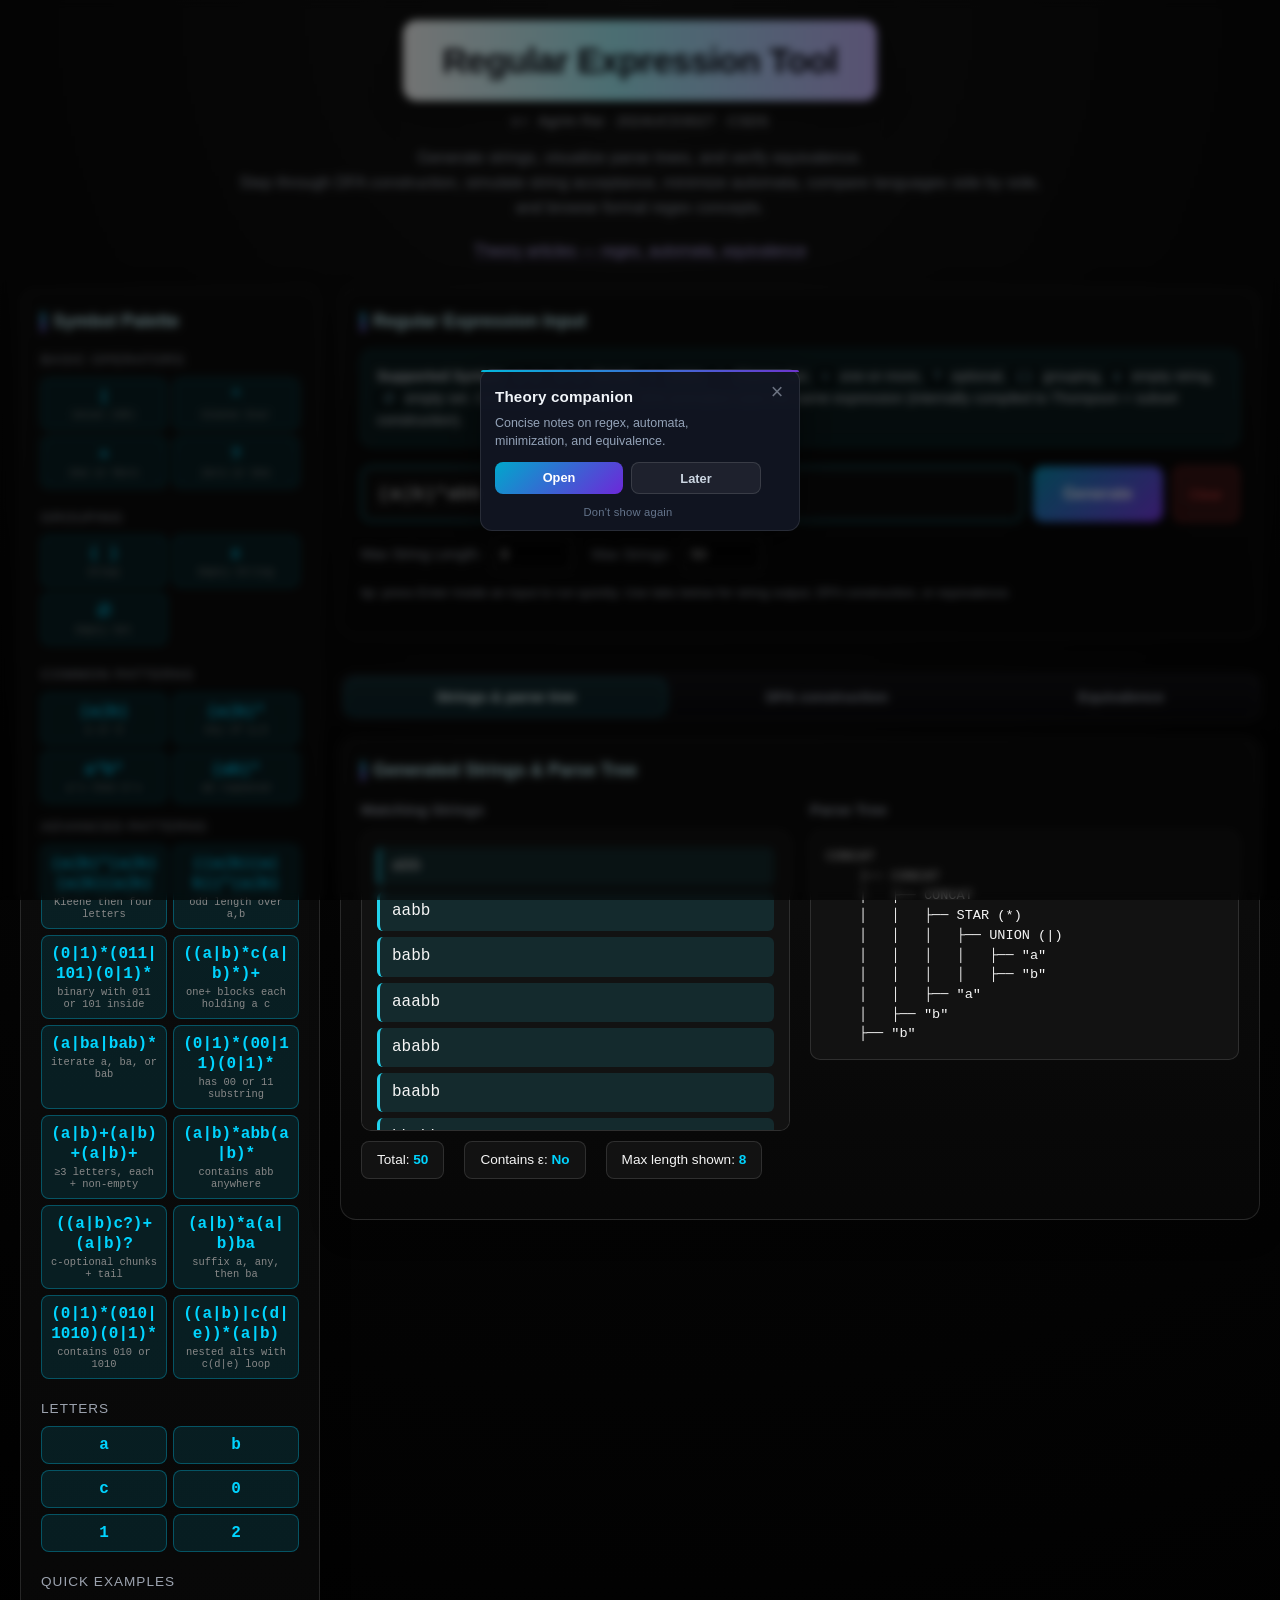
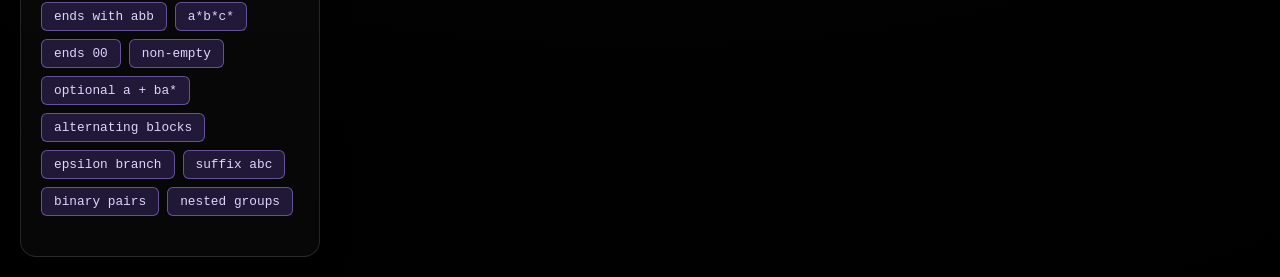
<file: index.html>
<!DOCTYPE html>

<html lang="en">

<head>

    <meta charset="UTF-8">

    <meta name="viewport" content="width=device-width, initial-scale=1.0, viewport-fit=cover">

    <title>Regular Expression - Agrim Rai</title>

    <link rel="icon" type="image/jpeg" href="png.jpg">

    <link rel="stylesheet" href="styles.css">

</head>

<body>

    <div class="container">

        <header class="hero">
            <h1>Regular Expression Tool</h1>
            <p class="hero-author"><span class="hero-by">By</span> Agrim Rai · 2024UCD3027 · CSDS</p>
            <p class="subtitle">Generate strings, visualize parse trees, and verify equivalence.<br>Step through DFA construction, simulate string acceptance, minimize automata, compare languages side by side, and browse formal regex concepts.</p>
            <p class="theory-hero-link"><a href="theory.html">Theory articles — regex, automata, equivalence</a></p>
        </header>

        <div class="main-grid">

            <div class="panel">

                <div class="panel-title">Symbol Palette</div>

                <div class="palette-section">

                    <div class="palette-section-title">Basic Operators</div>

                    <div class="palette-grid">

                        <button type="button" class="palette-btn" onclick="insertSymbol('|')">

                            <span class="symbol">|</span>

                            <span class="desc">Union (OR)</span>

                        </button>

                        <button type="button" class="palette-btn" onclick="insertSymbol('*')">

                            <span class="symbol">*</span>

                            <span class="desc">Kleene Star</span>

                        </button>

                        <button type="button" class="palette-btn" onclick="insertSymbol('+')">

                            <span class="symbol">+</span>

                            <span class="desc">One or More</span>

                        </button>

                        <button type="button" class="palette-btn" onclick="insertSymbol('?')">

                            <span class="symbol">?</span>

                            <span class="desc">Zero or One</span>

                        </button>

                    </div>

                </div>

                <div class="palette-section">

                    <div class="palette-section-title">Grouping</div>

                    <div class="palette-grid">

                        <button type="button" class="palette-btn" onclick="insertSymbol('()')">

                            <span class="symbol">( )</span>

                            <span class="desc">Group</span>

                        </button>

                        <button type="button" class="palette-btn" onclick="insertSymbol('ε')">

                            <span class="symbol">ε</span>

                            <span class="desc">Empty String</span>

                        </button>

                        <button type="button" class="palette-btn" onclick="insertSymbol('∅')">

                            <span class="symbol">∅</span>

                            <span class="desc">Empty Set</span>

                        </button>

                    </div>

                </div>

                <div class="palette-section">

                    <div class="palette-section-title">Common Patterns</div>

                    <div class="palette-grid">

                        <button type="button" class="palette-btn" onclick="insertSymbol('(a|b)')">

                            <span class="symbol">(a|b)</span>

                            <span class="desc">a or b</span>

                        </button>

                        <button type="button" class="palette-btn" onclick="insertSymbol('(a|b)*')">

                            <span class="symbol">(a|b)*</span>

                            <span class="desc">Any of a,b</span>

                        </button>

                        <button type="button" class="palette-btn" onclick="insertSymbol('a*b*')">

                            <span class="symbol">a*b*</span>

                            <span class="desc">a's then b's</span>

                        </button>

                        <button type="button" class="palette-btn" onclick="insertSymbol('(ab)*')">

                            <span class="symbol">(ab)*</span>

                            <span class="desc">ab repeated</span>

                        </button>

                    </div>

                    <div class="palette-section-title palette-section-title--spaced">Advanced patterns</div>

                    <div class="palette-grid">

                        <button type="button" class="palette-btn" onclick="insertSymbol('(a|b)*(a|b)(a|b)(a|b)')">

                            <span class="symbol">(a|b)*(a|b)(a|b)(a|b)</span>

                            <span class="desc">Kleene then four letters</span>

                        </button>

                        <button type="button" class="palette-btn" onclick="insertSymbol('((a|b)(a|b))*(a|b)')">

                            <span class="symbol">((a|b)(a|b))*(a|b)</span>

                            <span class="desc">odd length over a,b</span>

                        </button>

                        <button type="button" class="palette-btn" onclick="insertSymbol('(0|1)*(011|101)(0|1)*')">

                            <span class="symbol">(0|1)*(011|101)(0|1)*</span>

                            <span class="desc">binary with 011 or 101 inside</span>

                        </button>

                        <button type="button" class="palette-btn" onclick="insertSymbol('((a|b)*c(a|b)*)+')">

                            <span class="symbol">((a|b)*c(a|b)*)+</span>

                            <span class="desc">one+ blocks each holding a c</span>

                        </button>

                        <button type="button" class="palette-btn" onclick="insertSymbol('(a|ba|bab)*')">

                            <span class="symbol">(a|ba|bab)*</span>

                            <span class="desc">iterate a, ba, or bab</span>

                        </button>

                        <button type="button" class="palette-btn" onclick="insertSymbol('(0|1)*(00|11)(0|1)*')">

                            <span class="symbol">(0|1)*(00|11)(0|1)*</span>

                            <span class="desc">has 00 or 11 substring</span>

                        </button>

                        <button type="button" class="palette-btn" onclick="insertSymbol('(a|b)+(a|b)+(a|b)+')">

                            <span class="symbol">(a|b)+(a|b)+(a|b)+</span>

                            <span class="desc">≥3 letters, each + non-empty</span>

                        </button>

                        <button type="button" class="palette-btn" onclick="insertSymbol('(a|b)*abb(a|b)*')">

                            <span class="symbol">(a|b)*abb(a|b)*</span>

                            <span class="desc">contains abb anywhere</span>

                        </button>

                        <button type="button" class="palette-btn" onclick="insertSymbol('((a|b)c?)+(a|b)?')">

                            <span class="symbol">((a|b)c?)+(a|b)?</span>

                            <span class="desc">c-optional chunks + tail</span>

                        </button>

                        <button type="button" class="palette-btn" onclick="insertSymbol('(a|b)*a(a|b)ba')">

                            <span class="symbol">(a|b)*a(a|b)ba</span>

                            <span class="desc">suffix a, any, then ba</span>

                        </button>

                        <button type="button" class="palette-btn" onclick="insertSymbol('(0|1)*(010|1010)(0|1)*')">

                            <span class="symbol">(0|1)*(010|1010)(0|1)*</span>

                            <span class="desc">contains 010 or 1010</span>

                        </button>

                        <button type="button" class="palette-btn" onclick="insertSymbol('((a|b)|c(d|e))*(a|b)')">

                            <span class="symbol">((a|b)|c(d|e))*(a|b)</span>

                            <span class="desc">nested alts with c(d|e) loop</span>

                        </button>

                    </div>

                </div>

                <div class="palette-section">

                    <div class="palette-section-title">Letters</div>

                    <div class="palette-grid">

                        <button type="button" class="palette-btn" onclick="insertSymbol('a')"><span class="symbol">a</span></button>

                        <button type="button" class="palette-btn" onclick="insertSymbol('b')"><span class="symbol">b</span></button>

                        <button type="button" class="palette-btn" onclick="insertSymbol('c')"><span class="symbol">c</span></button>

                        <button type="button" class="palette-btn" onclick="insertSymbol('0')"><span class="symbol">0</span></button>

                        <button type="button" class="palette-btn" onclick="insertSymbol('1')"><span class="symbol">1</span></button>

                        <button type="button" class="palette-btn" onclick="insertSymbol('2')"><span class="symbol">2</span></button>

                    </div>

                </div>

                <div class="palette-section">

                    <div class="palette-section-title">Quick Examples</div>

                    <div class="example-btns">

                        <button type="button" class="example-btn" onclick="loadExample('(a|b)*abb')">ends with abb</button>

                        <button type="button" class="example-btn" onclick="loadExample('a*b*c*')">a*b*c*</button>

                        <button type="button" class="example-btn" onclick="loadExample('(0|1)*00')">ends 00</button>

                        <button type="button" class="example-btn" onclick="loadExample('(a|b)(a|b)*')">non-empty</button>

                        <button type="button" class="example-btn" onclick="loadExample('a?(ba)*')">optional a + ba*</button>

                        <button type="button" class="example-btn" onclick="loadExample('(ab|ba)+')">alternating blocks</button>

                        <button type="button" class="example-btn" onclick="loadExample('(a|ε)b*')">epsilon branch</button>

                        <button type="button" class="example-btn" onclick="loadExample('(a|b|c)*abc')">suffix abc</button>

                        <button type="button" class="example-btn" onclick="loadExample('(01|10)*')">binary pairs</button>

                        <button type="button" class="example-btn" onclick="loadExample('((a|b)c?)+')">nested groups</button>

                    </div>

                </div>

            </div>

            <div class="main-stack">

                <div class="panel section-panel">

                    <div class="panel-title">Regular Expression Input</div>

                    <div class="info-box">

                        <strong>Supported Syntax:</strong>

                        <code>a-z</code> <code>0-9</code> literals,

                        <code>|</code> union,

                        <code>*</code> Kleene star,

                        <code>+</code> one-or-more,

                        <code>?</code> optional,

                        <code>()</code> grouping,

                        <code>ε</code> empty string,

                        <code>∅</code> empty set.

                        Concatenation is implicit. DFA animation uses the same expression (internally compiled to Thompson + subset construction).

                    </div>

                    <div class="regex-input-wrapper">

                        <input type="text" id="regexInput" class="regex-input" placeholder="Enter regex, e.g., (a|b)*abb" value="(a|b)*abb">

                        <button type="button" class="generate-btn" onclick="generateStrings()">Generate</button>

                        <button type="button" class="clear-btn" onclick="clearInput()">Clear</button>

                    </div>

                    <div class="settings-row">

                        <div class="setting-group">

                            <label for="maxLength">Max String Length:</label>

                            <input type="number" id="maxLength" value="8" min="0" max="15">

                        </div>

                        <div class="setting-group">

                            <label for="maxStrings">Max Strings:</label>

                            <input type="number" id="maxStrings" value="50" min="1" max="200">

                        </div>

                    </div>

                    <div class="hint-row">tip: press Enter inside an input to run quickly. Use tabs below for string output, DFA construction, or equivalence.</div>

                    <div id="errorDisplay"></div>

                </div>



                <nav class="app-tabs" role="tablist" aria-label="Toolkit sections">

                    <button type="button" class="app-tab active" role="tab" data-tab="generate" aria-selected="true">Strings &amp; parse tree</button>

                    <button type="button" class="app-tab" role="tab" data-tab="dfa" aria-selected="false">DFA construction</button>

                    <button type="button" class="app-tab" role="tab" data-tab="equiv" aria-selected="false">Equivalence</button>

                </nav>



                <div id="tab-pane-generate" class="tab-panel active" role="tabpanel">

                    <div class="panel section-panel">

                        <div class="panel-title">Generated Strings &amp; Parse Tree</div>

                        <div class="results-grid">

                            <div>

                                <h4 class="section-label">Matching Strings</h4>

                                <div id="stringsList" class="strings-list">

                                    <div class="placeholder-block">Click &quot;Generate&quot; to see matching strings</div>

                                </div>

                                <div id="statsDisplay" class="stats"></div>

                            </div>

                            <div>

                                <h4 class="section-label">Parse Tree</h4>

                                <div id="parseTree" class="parse-tree">

                                    <span class="placeholder-inline">Parse tree will appear here</span>

                                </div>

                            </div>

                        </div>

                    </div>

                </div>



                <div id="tab-pane-dfa" class="tab-panel" role="tabpanel">

                    <div class="panel section-panel">

                        <div class="panel-title">Step-by-step DFA (subset construction)</div>

                        <p class="equiv-helper-text">Build from the main regex above. Control playback speed, step manually, or minimize the DFA when construction finishes.</p>

                        <div class="viz-toolbar">

                            <button type="button" id="dfaBuildBtn" class="generate-btn">Build &amp; animate</button>

                            <button type="button" id="dfaMinimizeBtn" class="check-equiv-btn" style="display:none;">Minimize DFA</button>

                            <span class="viz-toolbar-label">Speed</span>

                            <input type="range" id="dfaSpeedSlider" min="100" max="2000" value="900" title="Animation interval">

                            <button type="button" id="dfaStepPrev" class="icon-btn" disabled aria-label="Previous step">⏮</button>

                            <button type="button" id="dfaPlayPause" class="icon-btn primary-icon-btn" aria-label="Play or pause">▶</button>

                            <button type="button" id="dfaStepNext" class="icon-btn" disabled aria-label="Next step">⏭</button>

                        </div>

                        <div id="dfaVizError" class="dfa-viz-error" style="display:none;"></div>

                        <div class="canvas-wrap">

                            <canvas id="dfaCanvas" width="780" height="360"></canvas>

                        </div>

                        <div id="dfaStepDescription" class="step-info">Build a DFA to see construction steps.</div>

                        <div id="dfaStepLogPanel" class="dfa-step-log-panel" style="display:none;">
                            <button type="button" id="dfaLogToggle" class="dfa-log-toggle" aria-expanded="false">
                                <span id="dfaLogToggleText">Expand construction log</span>
                                <span id="dfaLogCount" class="dfa-log-count"></span>
                            </button>
                            <div id="dfaLogCollapsedSummary" class="dfa-log-collapsed-summary" aria-live="polite"></div>
                            <div id="dfaStepLogExpanded" class="dfa-step-log-expanded" hidden>
                                <ol id="dfaStepLogList" class="dfa-step-log-list" start="1"></ol>
                            </div>
                        </div>

                    </div>

                </div>



                <div id="tab-pane-equiv" class="tab-panel" role="tabpanel">

                    <div class="panel equivalence-section">

                        <div class="panel-title">Equivalence Checker</div>

                        <p class="equiv-helper-text">

                            Compare two regexes using minimized DFAs (exact same language). Final graphs are shown side by side. A bounded string sample (from max length above) is listed as a quick sanity check.

                        </p>

                        <div class="equiv-inputs">

                            <input type="text" id="equivInput1" class="equiv-input" placeholder="(a|b)*(a|b)*abb" value="(a|b)*(a|b)*abb">

                            <span class="vs-badge">≡?</span>

                            <input type="text" id="equivInput2" class="equiv-input" placeholder="(a|b)*abb" value="(a|b)*abb">

                        </div>

                        <div class="center-row">

                            <button type="button" class="check-equiv-btn" onclick="checkEquivalence()">Check equivalence</button>

                        </div>

                        <div id="equivResult"></div>

                        <div id="equivDualWrap" class="equiv-dual-wrap" style="display:none;">

                            <div class="equiv-canvas-card">

                                <h3 class="equiv-canvas-title">DFA — first regex</h3>

                                <div class="canvas-wrap canvas-wrap--sm">

                                    <canvas id="equivCanvas1" width="360" height="280"></canvas>

                                </div>

                            </div>

                            <div class="equiv-canvas-card">

                                <h3 class="equiv-canvas-title">DFA — second regex</h3>

                                <div class="canvas-wrap canvas-wrap--sm">

                                    <canvas id="equivCanvas2" width="360" height="280"></canvas>

                                </div>

                            </div>

                        </div>

                    </div>

                </div>

            </div>

        </div>

        <div id="theoryPromoModal" class="theory-promo-overlay" role="dialog" aria-modal="true" aria-labelledby="theoryPromoHeading" hidden>

            <div class="theory-promo-card">

                <button type="button" class="theory-promo-close" id="theoryPromoClose" aria-label="Close">×</button>

                <h2 id="theoryPromoHeading">Theory companion</h2>

                <p class="theory-promo-line">Concise notes on regex, automata, minimization, and equivalence.</p>

                <div class="theory-promo-actions">

                    <a class="theory-promo-primary" href="theory.html" id="theoryPromoOpen">Open</a>

                    <button type="button" class="theory-promo-secondary" id="theoryPromoLater">Later</button>

                </div>

                <button type="button" class="theory-promo-quiet" id="theoryPromoNever">Don&apos;t show again</button>

            </div>

        </div>

    </div>

    <script src="TAFL_Project/regex.js"></script>

    <script src="TAFL_Project/visualizer.js"></script>

    <script src="script.js"></script>

</body>

</html>
</file>
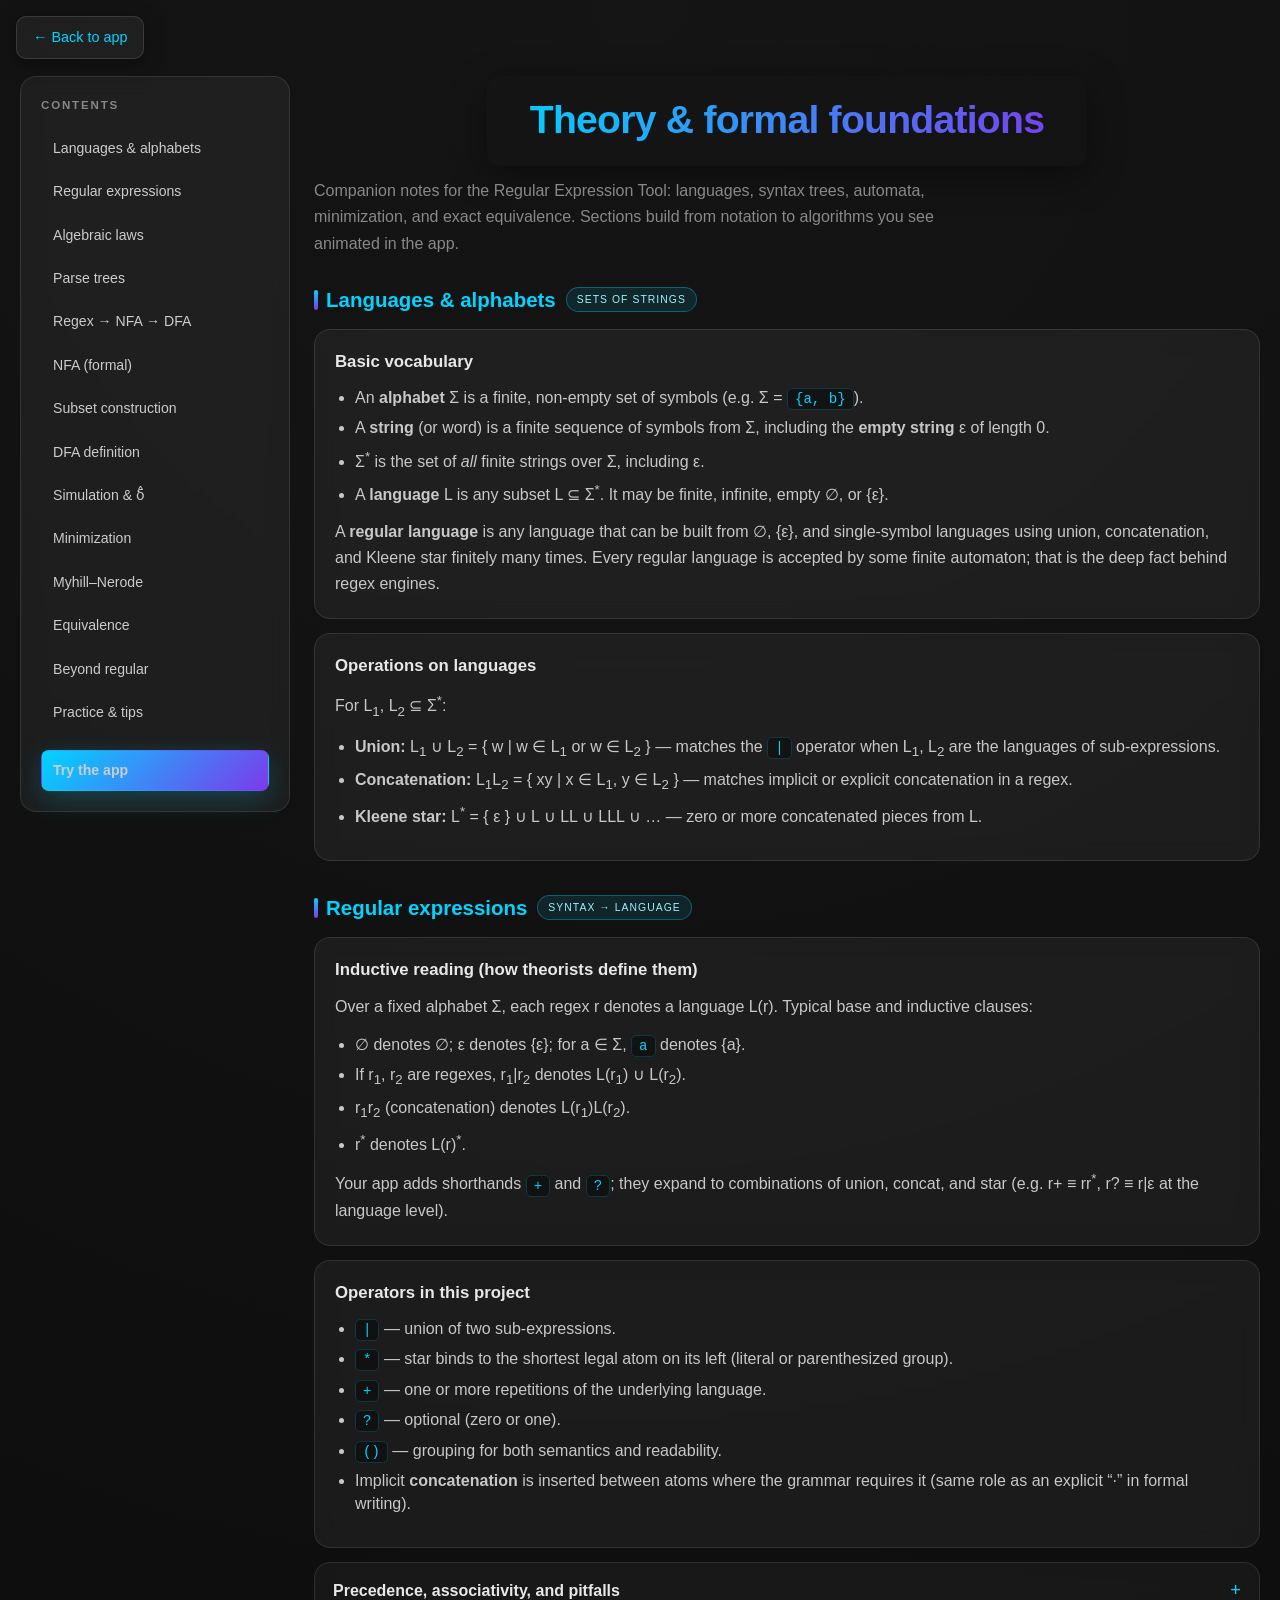
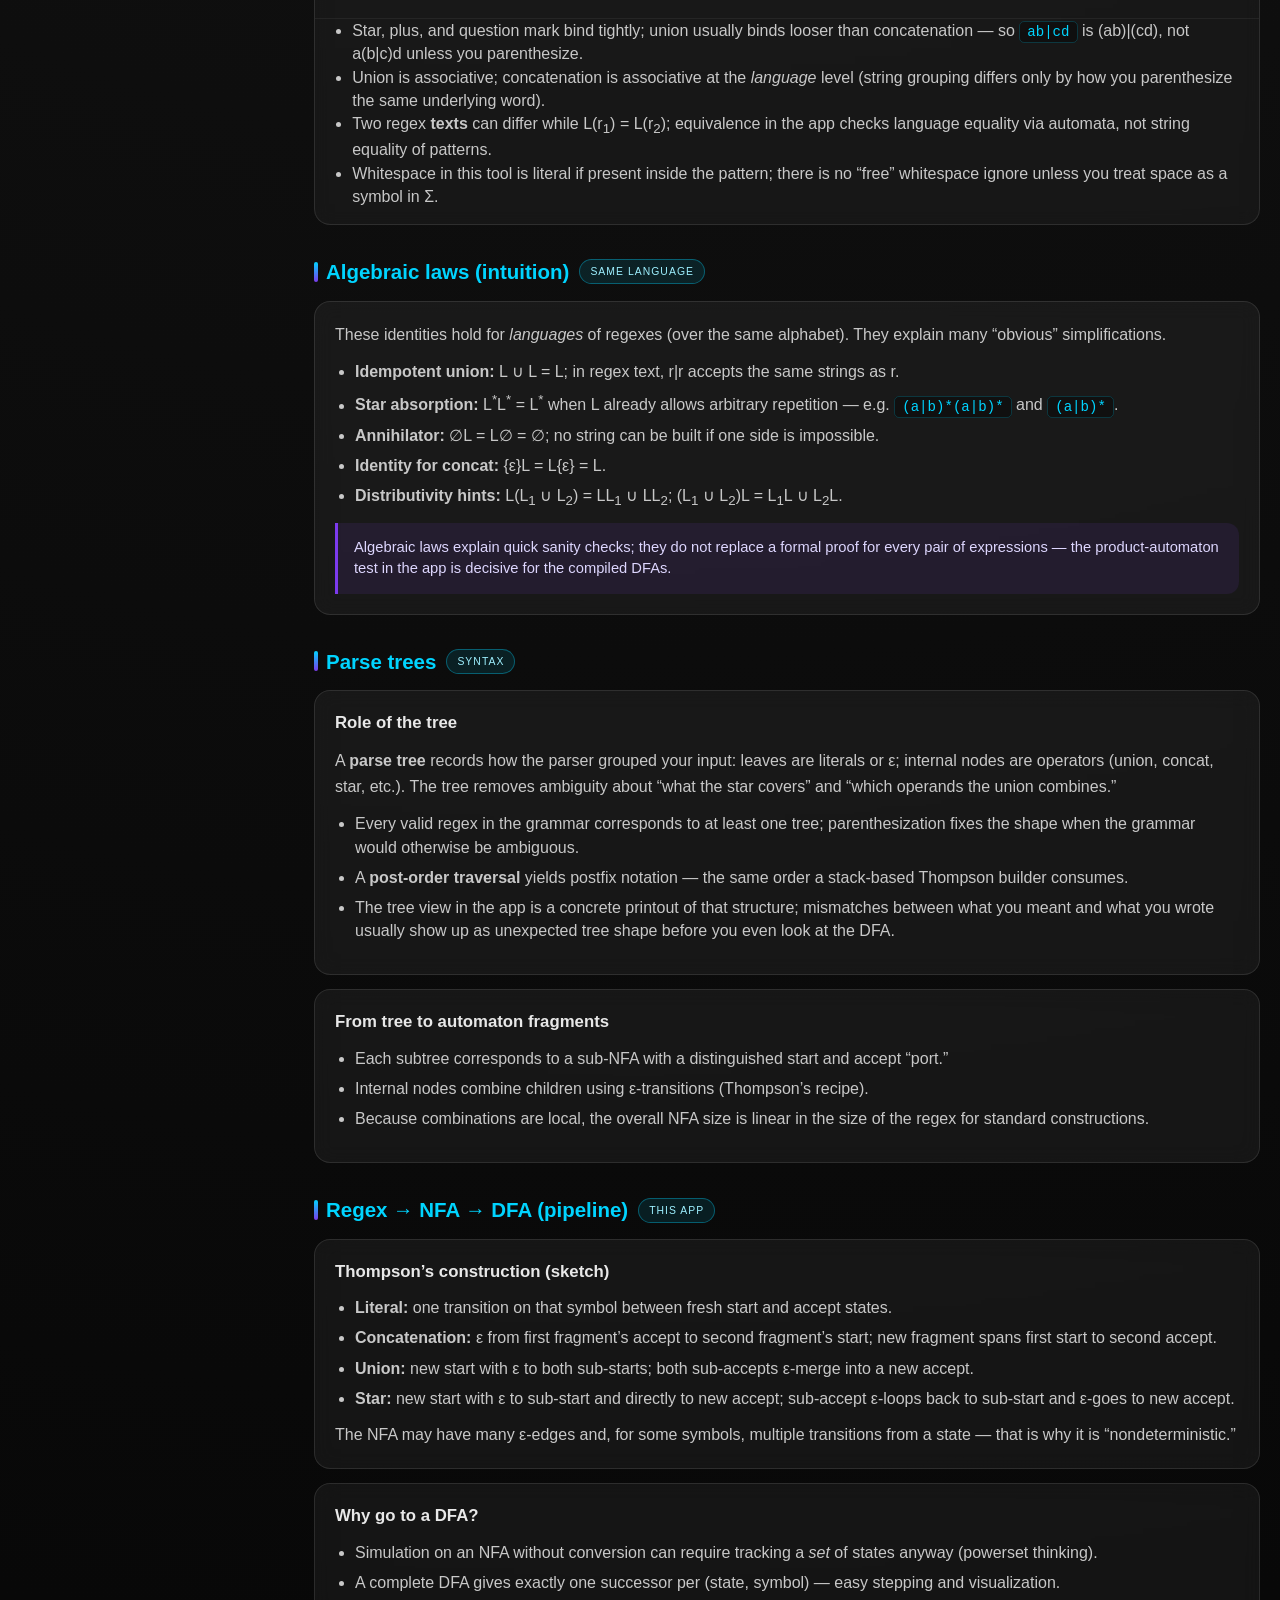
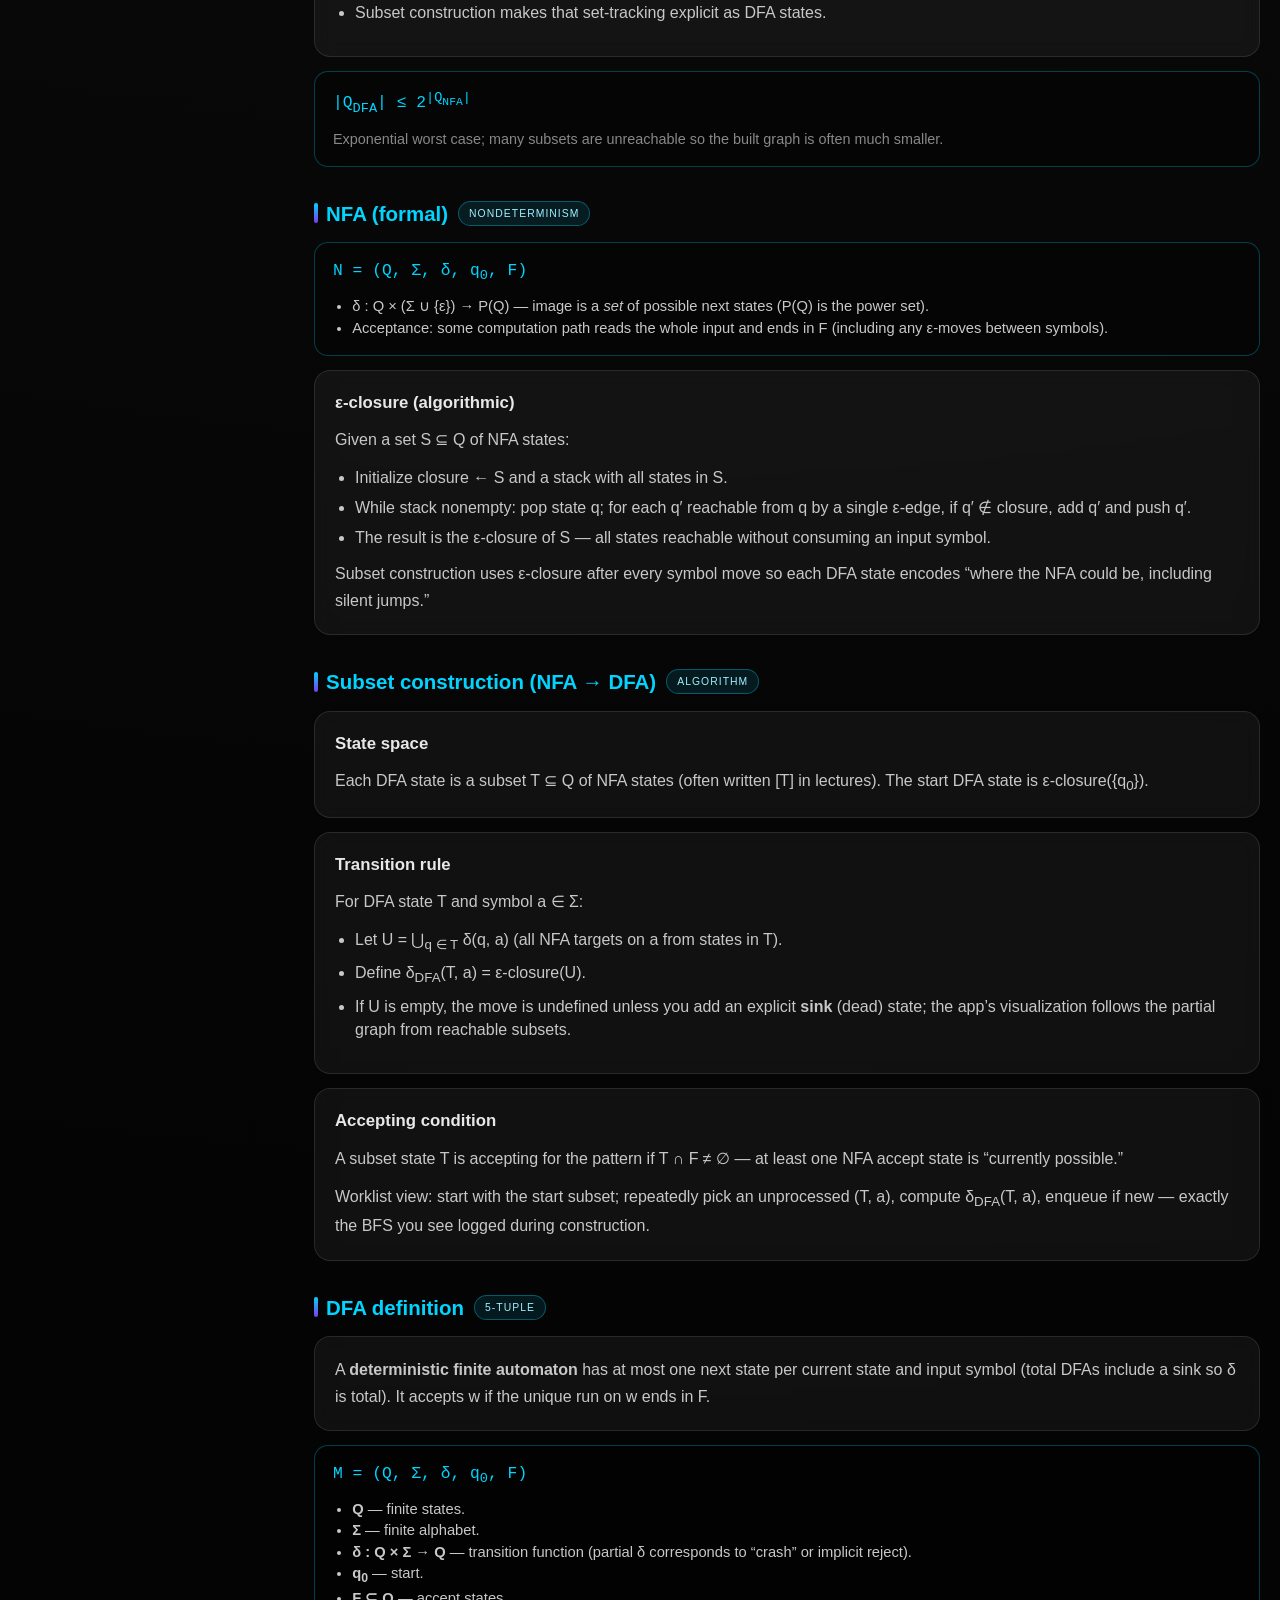
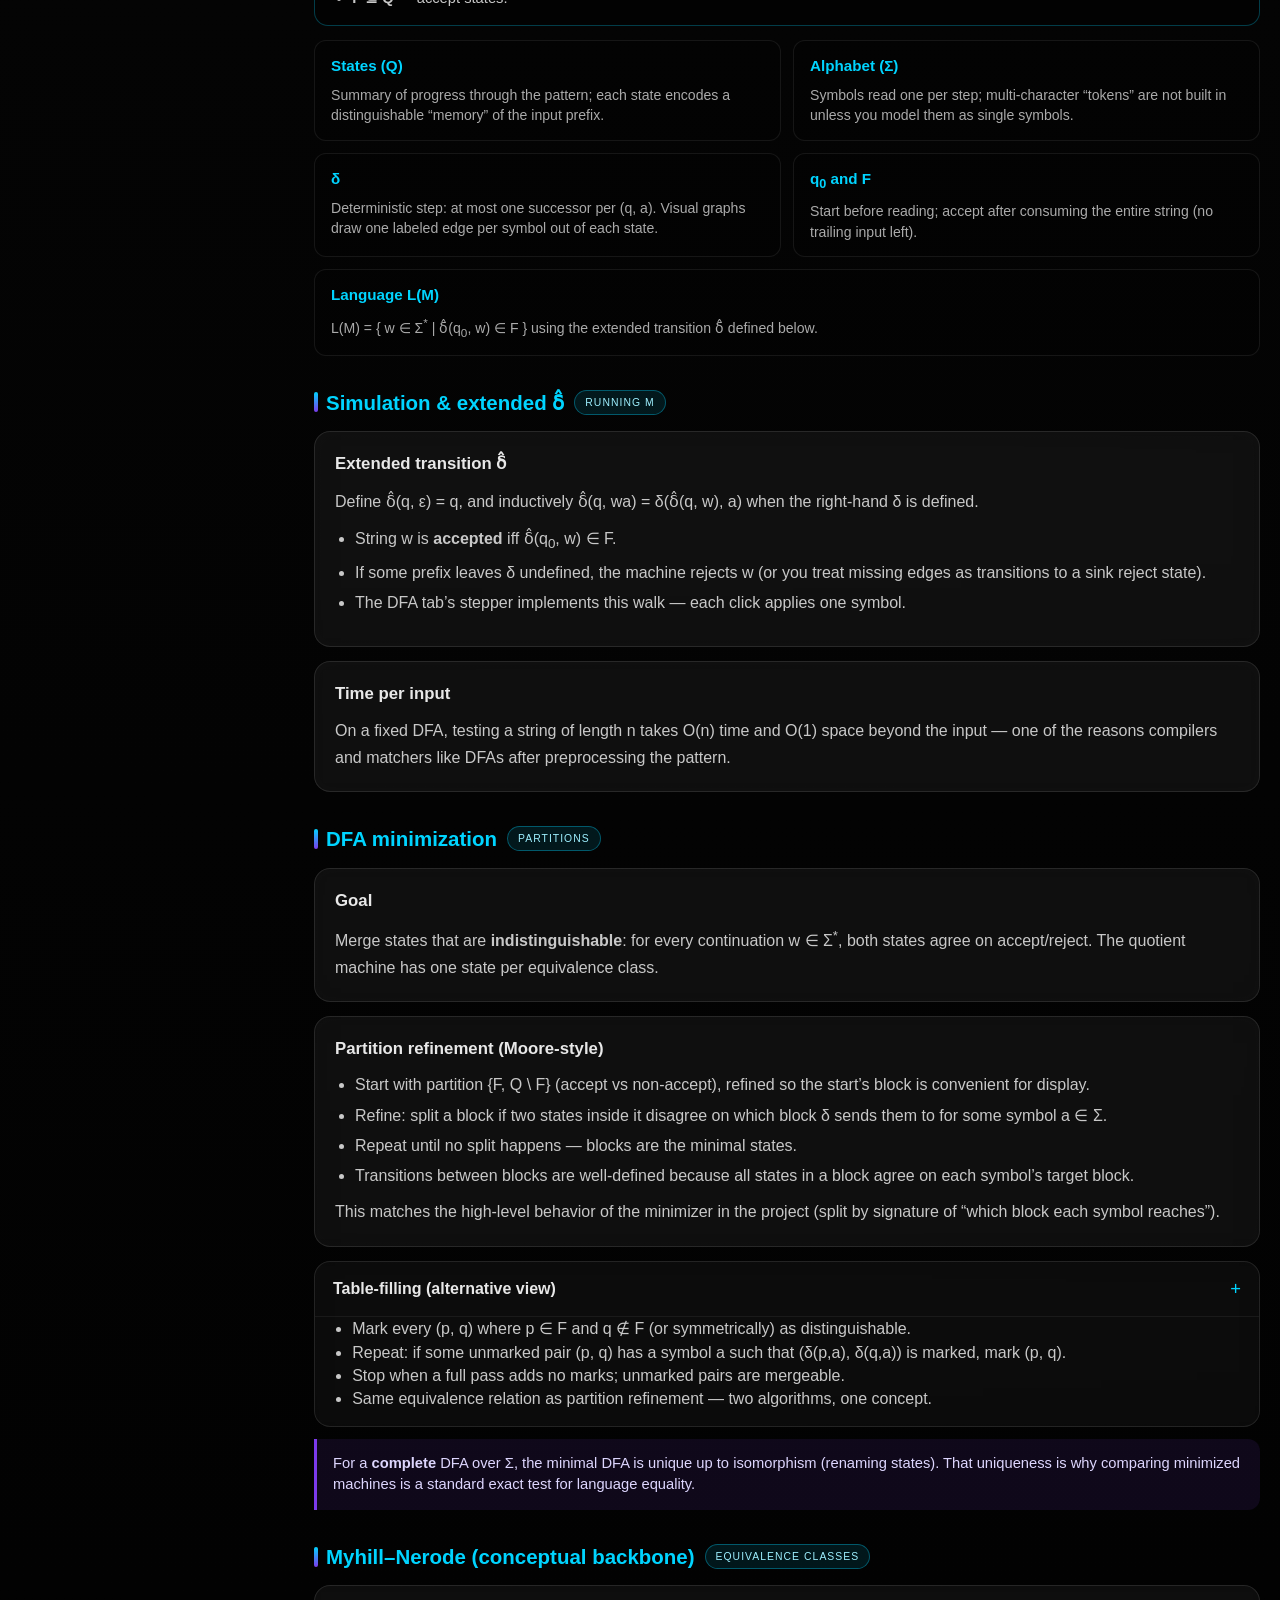
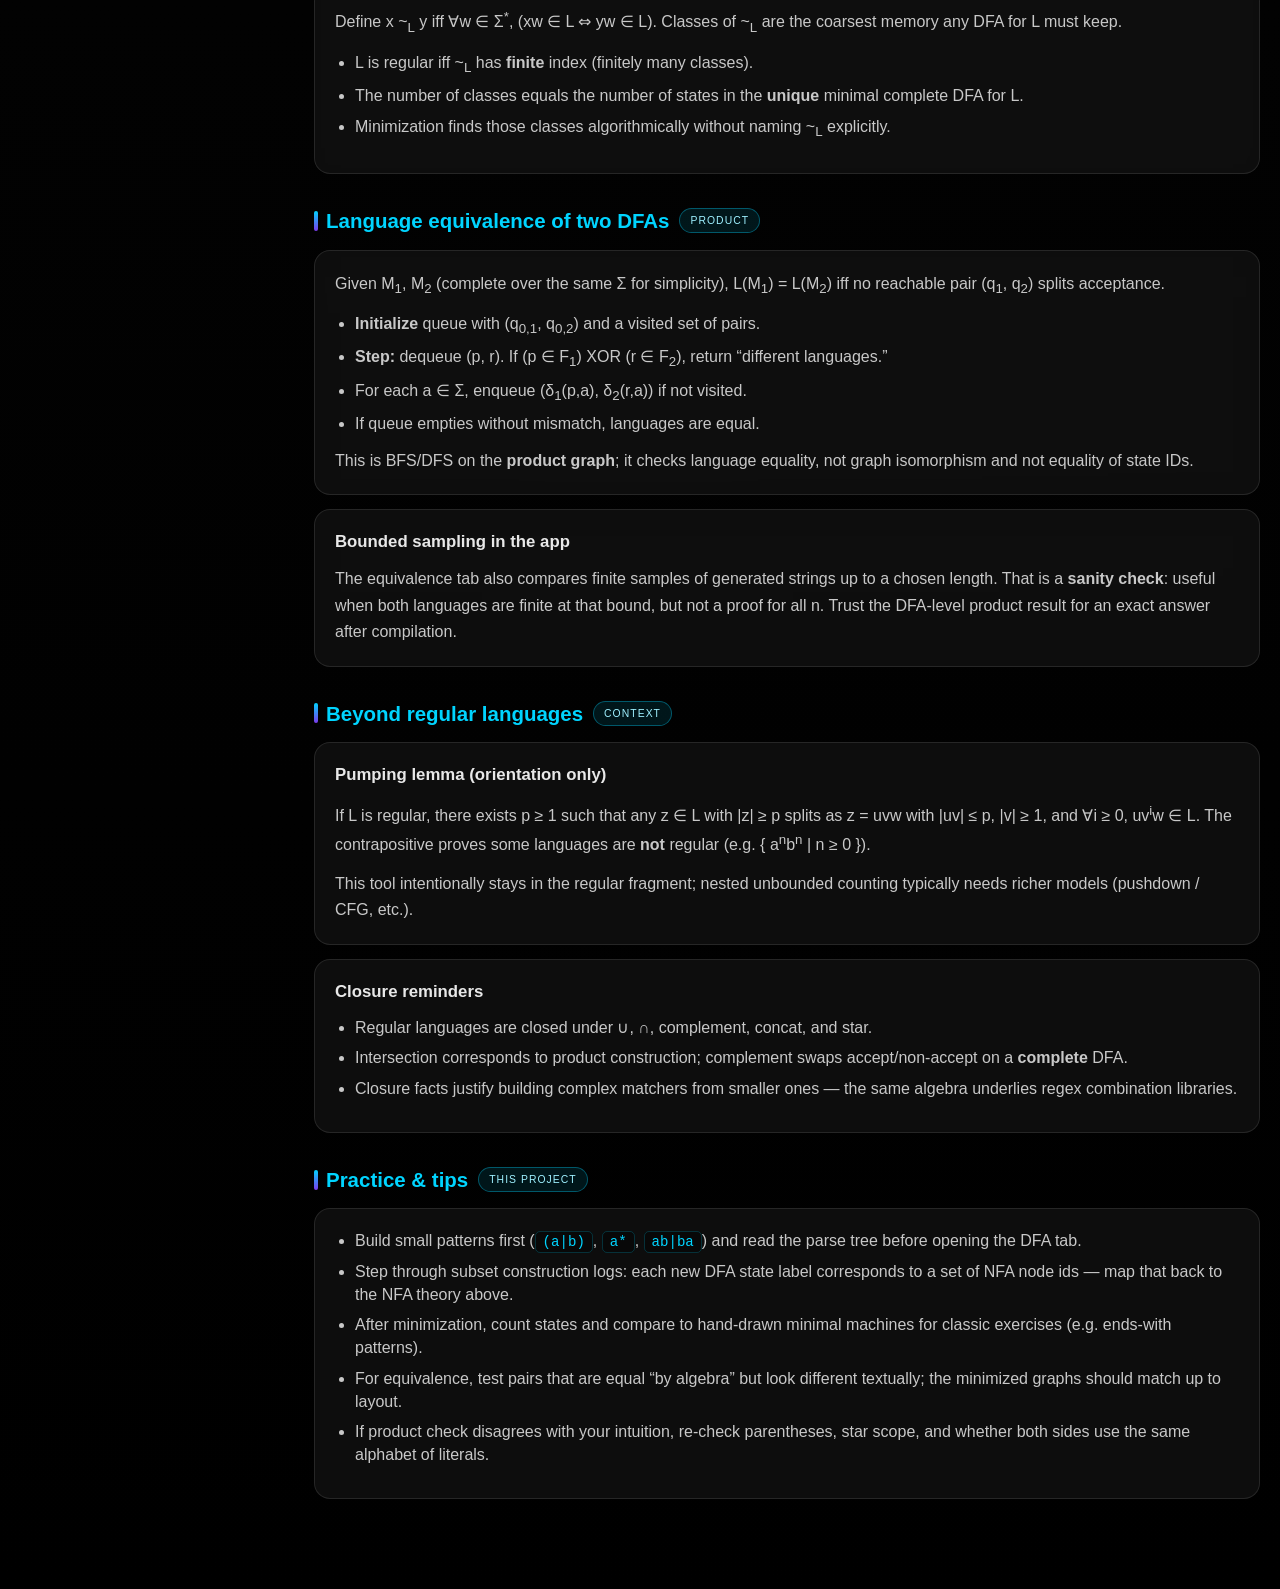
<file: theory.html>
<!DOCTYPE html>
<html lang="en">
<head>
    <meta charset="UTF-8">
    <meta name="viewport" content="width=device-width, initial-scale=1.0, viewport-fit=cover">
    <title>Theory — Regular Expressions &amp; Automata</title>
    <link rel="icon" type="image/jpeg" href="png.jpg">
    <link rel="stylesheet" href="styles.css">
    <link rel="stylesheet" href="theory.css">
</head>
<body class="theory-page">
    <a class="theory-back" href="index.html">← Back to app</a>

    <div class="container">
        <div class="theory-shell">
            <aside class="theory-toc" aria-label="Table of contents">
                <h2>Contents</h2>
                <nav>
                    <ul>
                        <li><a href="#languages">Languages &amp; alphabets</a></li>
                        <li><a href="#regex">Regular expressions</a></li>
                        <li><a href="#algebra">Algebraic laws</a></li>
                        <li><a href="#parse-trees">Parse trees</a></li>
                        <li><a href="#nfa-dfa">Regex → NFA → DFA</a></li>
                        <li><a href="#nfa-formal">NFA (formal)</a></li>
                        <li><a href="#subset">Subset construction</a></li>
                        <li><a href="#dfa-def">DFA definition</a></li>
                        <li><a href="#simulation">Simulation &amp; δ̂</a></li>
                        <li><a href="#minimize">Minimization</a></li>
                        <li><a href="#myhill">Myhill–Nerode</a></li>
                        <li><a href="#equiv">Equivalence</a></li>
                        <li><a href="#limits">Beyond regular</a></li>
                        <li><a href="#practice">Practice &amp; tips</a></li>
                    </ul>
                </nav>
                <a class="theory-cta" href="index.html">Try the app</a>
            </aside>

            <main class="theory-main">
                <header>
                    <h1>Theory &amp; formal foundations</h1>
                    <p class="theory-lead">
                        Companion notes for the Regular Expression Tool: languages, syntax trees, automata, minimization, and exact equivalence.
                        Sections build from notation to algorithms you see animated in the app.
                    </p>
                </header>

                <section id="languages" class="theory-section">
                    <div class="theory-section-head">
                        <h2>Languages &amp; alphabets</h2>
                        <span class="theory-badge">Sets of strings</span>
                    </div>
                    <div class="theory-card">
                        <h3>Basic vocabulary</h3>
                        <ul>
                            <li>An <strong>alphabet</strong> Σ is a finite, non-empty set of symbols (e.g. Σ = <code class="theory-code">{a, b}</code>).</li>
                            <li>A <strong>string</strong> (or word) is a finite sequence of symbols from Σ, including the <strong>empty string</strong> ε of length 0.</li>
                            <li>Σ<sup>*</sup> is the set of <em>all</em> finite strings over Σ, including ε.</li>
                            <li>A <strong>language</strong> L is any subset L ⊆ Σ<sup>*</sup>. It may be finite, infinite, empty ∅, or {ε}.</li>
                        </ul>
                        <p>
                            A <strong>regular language</strong> is any language that can be built from ∅, {ε}, and single-symbol languages using union, concatenation, and Kleene star finitely many times.
                            Every regular language is accepted by some finite automaton; that is the deep fact behind regex engines.
                        </p>
                    </div>
                    <div class="theory-card">
                        <h3>Operations on languages</h3>
                        <p>For L<sub>1</sub>, L<sub>2</sub> ⊆ Σ<sup>*</sup>:</p>
                        <ul>
                            <li><strong>Union:</strong> L<sub>1</sub> ∪ L<sub>2</sub> = { w | w ∈ L<sub>1</sub> or w ∈ L<sub>2</sub> } — matches the <code class="theory-code">|</code> operator when L<sub>1</sub>, L<sub>2</sub> are the languages of sub-expressions.</li>
                            <li><strong>Concatenation:</strong> L<sub>1</sub>L<sub>2</sub> = { xy | x ∈ L<sub>1</sub>, y ∈ L<sub>2</sub> } — matches implicit or explicit concatenation in a regex.</li>
                            <li><strong>Kleene star:</strong> L<sup>*</sup> = { ε } ∪ L ∪ LL ∪ LLL ∪ … — zero or more concatenated pieces from L.</li>
                        </ul>
                    </div>
                </section>

                <section id="regex" class="theory-section">
                    <div class="theory-section-head">
                        <h2>Regular expressions</h2>
                        <span class="theory-badge">Syntax → language</span>
                    </div>
                    <div class="theory-card">
                        <h3>Inductive reading (how theorists define them)</h3>
                        <p>Over a fixed alphabet Σ, each regex r denotes a language L(r). Typical base and inductive clauses:</p>
                        <ul>
                            <li>∅ denotes ∅; ε denotes {ε}; for a ∈ Σ, <code class="theory-code">a</code> denotes {a}.</li>
                            <li>If r<sub>1</sub>, r<sub>2</sub> are regexes, r<sub>1</sub>|r<sub>2</sub> denotes L(r<sub>1</sub>) ∪ L(r<sub>2</sub>).</li>
                            <li>r<sub>1</sub>r<sub>2</sub> (concatenation) denotes L(r<sub>1</sub>)L(r<sub>2</sub>).</li>
                            <li>r<sup>*</sup> denotes L(r)<sup>*</sup>.</li>
                        </ul>
                        <p>Your app adds shorthands <code class="theory-code">+</code> and <code class="theory-code">?</code>; they expand to combinations of union, concat, and star (e.g. r+ ≡ rr<sup>*</sup>, r? ≡ r|ε at the language level).</p>
                    </div>
                    <div class="theory-card">
                        <h3>Operators in this project</h3>
                        <ul>
                            <li><code class="theory-code">|</code> — union of two sub-expressions.</li>
                            <li><code class="theory-code">*</code> — star binds to the shortest legal atom on its left (literal or parenthesized group).</li>
                            <li><code class="theory-code">+</code> — one or more repetitions of the underlying language.</li>
                            <li><code class="theory-code">?</code> — optional (zero or one).</li>
                            <li><code class="theory-code">()</code> — grouping for both semantics and readability.</li>
                            <li>Implicit <strong>concatenation</strong> is inserted between atoms where the grammar requires it (same role as an explicit “·” in formal writing).</li>
                        </ul>
                    </div>
                    <div class="theory-details">
                        <summary>Precedence, associativity, and pitfalls</summary>
                        <div class="theory-details-body">
                            <ul>
                                <li>Star, plus, and question mark bind tightly; union usually binds looser than concatenation — so <code class="theory-code">ab|cd</code> is (ab)|(cd), not a(b|c)d unless you parenthesize.</li>
                                <li>Union is associative; concatenation is associative at the <em>language</em> level (string grouping differs only by how you parenthesize the same underlying word).</li>
                                <li>Two regex <strong>texts</strong> can differ while L(r<sub>1</sub>) = L(r<sub>2</sub>); equivalence in the app checks language equality via automata, not string equality of patterns.</li>
                                <li>Whitespace in this tool is literal if present inside the pattern; there is no “free” whitespace ignore unless you treat space as a symbol in Σ.</li>
                            </ul>
                        </div>
                    </div>
                </section>

                <section id="algebra" class="theory-section">
                    <div class="theory-section-head">
                        <h2>Algebraic laws (intuition)</h2>
                        <span class="theory-badge">Same language</span>
                    </div>
                    <div class="theory-card">
                        <p>These identities hold for <em>languages</em> of regexes (over the same alphabet). They explain many “obvious” simplifications.</p>
                        <ul>
                            <li><strong>Idempotent union:</strong> L ∪ L = L; in regex text, r|r accepts the same strings as r.</li>
                            <li><strong>Star absorption:</strong> L<sup>*</sup>L<sup>*</sup> = L<sup>*</sup> when L already allows arbitrary repetition — e.g. <code class="theory-code">(a|b)*(a|b)*</code> and <code class="theory-code">(a|b)*</code>.</li>
                            <li><strong>Annihilator:</strong> ∅L = L∅ = ∅; no string can be built if one side is impossible.</li>
                            <li><strong>Identity for concat:</strong> {ε}L = L{ε} = L.</li>
                            <li><strong>Distributivity hints:</strong> L(L<sub>1</sub> ∪ L<sub>2</sub>) = LL<sub>1</sub> ∪ LL<sub>2</sub>; (L<sub>1</sub> ∪ L<sub>2</sub>)L = L<sub>1</sub>L ∪ L<sub>2</sub>L.</li>
                        </ul>
                        <div class="theory-callout">
                            Algebraic laws explain quick sanity checks; they do not replace a formal proof for every pair of expressions — the product-automaton test in the app is decisive for the compiled DFAs.
                        </div>
                    </div>
                </section>

                <section id="parse-trees" class="theory-section">
                    <div class="theory-section-head">
                        <h2>Parse trees</h2>
                        <span class="theory-badge">Syntax</span>
                    </div>
                    <div class="theory-card">
                        <h3>Role of the tree</h3>
                        <p>
                            A <strong>parse tree</strong> records how the parser grouped your input: leaves are literals or ε; internal nodes are operators (union, concat, star, etc.).
                            The tree removes ambiguity about “what the star covers” and “which operands the union combines.”
                        </p>
                        <ul>
                            <li>Every valid regex in the grammar corresponds to at least one tree; parenthesization fixes the shape when the grammar would otherwise be ambiguous.</li>
                            <li>A <strong>post-order traversal</strong> yields postfix notation — the same order a stack-based Thompson builder consumes.</li>
                            <li>The tree view in the app is a concrete printout of that structure; mismatches between what you meant and what you wrote usually show up as unexpected tree shape before you even look at the DFA.</li>
                        </ul>
                    </div>
                    <div class="theory-card">
                        <h3>From tree to automaton fragments</h3>
                        <ul>
                            <li>Each subtree corresponds to a sub-NFA with a distinguished start and accept “port.”</li>
                            <li>Internal nodes combine children using ε-transitions (Thompson’s recipe).</li>
                            <li>Because combinations are local, the overall NFA size is linear in the size of the regex for standard constructions.</li>
                        </ul>
                    </div>
                </section>

                <section id="nfa-dfa" class="theory-section">
                    <div class="theory-section-head">
                        <h2>Regex → NFA → DFA (pipeline)</h2>
                        <span class="theory-badge">This app</span>
                    </div>
                    <div class="theory-card">
                        <h3>Thompson’s construction (sketch)</h3>
                        <ul>
                            <li><strong>Literal:</strong> one transition on that symbol between fresh start and accept states.</li>
                            <li><strong>Concatenation:</strong> ε from first fragment’s accept to second fragment’s start; new fragment spans first start to second accept.</li>
                            <li><strong>Union:</strong> new start with ε to both sub-starts; both sub-accepts ε-merge into a new accept.</li>
                            <li><strong>Star:</strong> new start with ε to sub-start and directly to new accept; sub-accept ε-loops back to sub-start and ε-goes to new accept.</li>
                        </ul>
                        <p>The NFA may have many ε-edges and, for some symbols, multiple transitions from a state — that is why it is “nondeterministic.”</p>
                    </div>
                    <div class="theory-card">
                        <h3>Why go to a DFA?</h3>
                        <ul>
                            <li>Simulation on an NFA without conversion can require tracking a <em>set</em> of states anyway (powerset thinking).</li>
                            <li>A complete DFA gives exactly one successor per (state, symbol) — easy stepping and visualization.</li>
                            <li>Subset construction makes that set-tracking explicit as DFA states.</li>
                        </ul>
                    </div>
                    <div class="theory-formula">
                        <span class="mono">|Q<sub>DFA</sub>| ≤ 2<sup>|Q<sub>NFA</sub>|</sup></span>
                        <p class="theory-formula-note">Exponential worst case; many subsets are unreachable so the built graph is often much smaller.</p>
                    </div>
                </section>

                <section id="nfa-formal" class="theory-section">
                    <div class="theory-section-head">
                        <h2>NFA (formal)</h2>
                        <span class="theory-badge">Nondeterminism</span>
                    </div>
                    <div class="theory-formula">
                        <span class="mono">N = (Q, Σ, δ, q<sub>0</sub>, F)</span>
                        <ul>
                            <li>δ : Q × (Σ ∪ {ε}) → P(Q) — image is a <em>set</em> of possible next states (P(Q) is the power set).</li>
                            <li>Acceptance: some computation path reads the whole input and ends in F (including any ε-moves between symbols).</li>
                        </ul>
                    </div>
                    <div class="theory-card">
                        <h3>ε-closure (algorithmic)</h3>
                        <p>Given a set S ⊆ Q of NFA states:</p>
                        <ul>
                            <li>Initialize closure ← S and a stack with all states in S.</li>
                            <li>While stack nonempty: pop state q; for each q′ reachable from q by a single ε-edge, if q′ ∉ closure, add q′ and push q′.</li>
                            <li>The result is the ε-closure of S — all states reachable without consuming an input symbol.</li>
                        </ul>
                        <p>Subset construction uses ε-closure after every symbol move so each DFA state encodes “where the NFA could be, including silent jumps.”</p>
                    </div>
                </section>

                <section id="subset" class="theory-section">
                    <div class="theory-section-head">
                        <h2>Subset construction (NFA → DFA)</h2>
                        <span class="theory-badge">Algorithm</span>
                    </div>
                    <div class="theory-card">
                        <h3>State space</h3>
                        <p>Each DFA state is a subset T ⊆ Q of NFA states (often written [T] in lectures). The start DFA state is ε-closure({q<sub>0</sub>}).</p>
                    </div>
                    <div class="theory-card">
                        <h3>Transition rule</h3>
                        <p>For DFA state T and symbol a ∈ Σ:</p>
                        <ul>
                            <li>Let U = ⋃<sub>q ∈ T</sub> δ(q, a) (all NFA targets on a from states in T).</li>
                            <li>Define δ<sub>DFA</sub>(T, a) = ε-closure(U).</li>
                            <li>If U is empty, the move is undefined unless you add an explicit <strong>sink</strong> (dead) state; the app’s visualization follows the partial graph from reachable subsets.</li>
                        </ul>
                    </div>
                    <div class="theory-card">
                        <h3>Accepting condition</h3>
                        <p>A subset state T is accepting for the pattern if T ∩ F ≠ ∅ — at least one NFA accept state is “currently possible.”</p>
                        <p>Worklist view: start with the start subset; repeatedly pick an unprocessed (T, a), compute δ<sub>DFA</sub>(T, a), enqueue if new — exactly the BFS you see logged during construction.</p>
                    </div>
                </section>

                <section id="dfa-def" class="theory-section">
                    <div class="theory-section-head">
                        <h2>DFA definition</h2>
                        <span class="theory-badge">5-tuple</span>
                    </div>
                    <div class="theory-card">
                        <p>
                            A <strong>deterministic finite automaton</strong> has at most one next state per current state and input symbol (total DFAs include a sink so δ is total).
                            It accepts w if the unique run on w ends in F.
                        </p>
                    </div>
                    <div class="theory-formula">
                        <span class="mono">M = (Q, Σ, δ, q<sub>0</sub>, F)</span>
                        <ul>
                            <li><strong>Q</strong> — finite states.</li>
                            <li><strong>Σ</strong> — finite alphabet.</li>
                            <li><strong>δ : Q × Σ → Q</strong> — transition function (partial δ corresponds to “crash” or implicit reject).</li>
                            <li><strong>q<sub>0</sub></strong> — start.</li>
                            <li><strong>F ⊆ Q</strong> — accept states.</li>
                        </ul>
                    </div>
                    <div class="theory-grid2">
                        <div class="theory-mini">
                            <h4>States (Q)</h4>
                            <p>Summary of progress through the pattern; each state encodes a distinguishable “memory” of the input prefix.</p>
                        </div>
                        <div class="theory-mini">
                            <h4>Alphabet (Σ)</h4>
                            <p>Symbols read one per step; multi-character “tokens” are not built in unless you model them as single symbols.</p>
                        </div>
                        <div class="theory-mini">
                            <h4>δ</h4>
                            <p>Deterministic step: at most one successor per (q, a). Visual graphs draw one labeled edge per symbol out of each state.</p>
                        </div>
                        <div class="theory-mini">
                            <h4>q<sub>0</sub> and F</h4>
                            <p>Start before reading; accept after consuming the entire string (no trailing input left).</p>
                        </div>
                        <div class="theory-mini theory-mini--full">
                            <h4>Language L(M)</h4>
                            <p>L(M) = { w ∈ Σ<sup>*</sup> | δ̂(q<sub>0</sub>, w) ∈ F } using the extended transition δ̂ defined below.</p>
                        </div>
                    </div>
                </section>

                <section id="simulation" class="theory-section">
                    <div class="theory-section-head">
                        <h2>Simulation &amp; extended δ̂</h2>
                        <span class="theory-badge">Running M</span>
                    </div>
                    <div class="theory-card">
                        <h3>Extended transition δ̂</h3>
                        <p>Define δ̂(q, ε) = q, and inductively δ̂(q, wa) = δ(δ̂(q, w), a) when the right-hand δ is defined.</p>
                        <ul>
                            <li>String w is <strong>accepted</strong> iff δ̂(q<sub>0</sub>, w) ∈ F.</li>
                            <li>If some prefix leaves δ undefined, the machine rejects w (or you treat missing edges as transitions to a sink reject state).</li>
                            <li>The DFA tab’s stepper implements this walk — each click applies one symbol.</li>
                        </ul>
                    </div>
                    <div class="theory-card">
                        <h3>Time per input</h3>
                        <p>On a fixed DFA, testing a string of length n takes O(n) time and O(1) space beyond the input — one of the reasons compilers and matchers like DFAs after preprocessing the pattern.</p>
                    </div>
                </section>

                <section id="minimize" class="theory-section">
                    <div class="theory-section-head">
                        <h2>DFA minimization</h2>
                        <span class="theory-badge">Partitions</span>
                    </div>
                    <div class="theory-card">
                        <h3>Goal</h3>
                        <p>Merge states that are <strong>indistinguishable</strong>: for every continuation w ∈ Σ<sup>*</sup>, both states agree on accept/reject. The quotient machine has one state per equivalence class.</p>
                    </div>
                    <div class="theory-card">
                        <h3>Partition refinement (Moore-style)</h3>
                        <ul>
                            <li>Start with partition {F, Q \ F} (accept vs non-accept), refined so the start’s block is convenient for display.</li>
                            <li>Refine: split a block if two states inside it disagree on which block δ sends them to for some symbol a ∈ Σ.</li>
                            <li>Repeat until no split happens — blocks are the minimal states.</li>
                            <li>Transitions between blocks are well-defined because all states in a block agree on each symbol’s target block.</li>
                        </ul>
                        <p>This matches the high-level behavior of the minimizer in the project (split by signature of “which block each symbol reaches”).</p>
                    </div>
                    <div class="theory-details">
                        <summary>Table-filling (alternative view)</summary>
                        <div class="theory-details-body">
                            <ul>
                                <li>Mark every (p, q) where p ∈ F and q ∉ F (or symmetrically) as distinguishable.</li>
                                <li>Repeat: if some unmarked pair (p, q) has a symbol a such that (δ(p,a), δ(q,a)) is marked, mark (p, q).</li>
                                <li>Stop when a full pass adds no marks; unmarked pairs are mergeable.</li>
                                <li>Same equivalence relation as partition refinement — two algorithms, one concept.</li>
                            </ul>
                        </div>
                    </div>
                    <div class="theory-callout">
                        For a <strong>complete</strong> DFA over Σ, the minimal DFA is unique up to isomorphism (renaming states). That uniqueness is why comparing minimized machines is a standard exact test for language equality.
                    </div>
                </section>

                <section id="myhill" class="theory-section">
                    <div class="theory-section-head">
                        <h2>Myhill–Nerode (conceptual backbone)</h2>
                        <span class="theory-badge">Equivalence classes</span>
                    </div>
                    <div class="theory-card">
                        <p>Define x ~<sub>L</sub> y iff ∀w ∈ Σ<sup>*</sup>, (xw ∈ L ⇔ yw ∈ L). Classes of ~<sub>L</sub> are the coarsest memory any DFA for L must keep.</p>
                        <ul>
                            <li>L is regular iff ~<sub>L</sub> has <strong>finite</strong> index (finitely many classes).</li>
                            <li>The number of classes equals the number of states in the <strong>unique</strong> minimal complete DFA for L.</li>
                            <li>Minimization finds those classes algorithmically without naming ~<sub>L</sub> explicitly.</li>
                        </ul>
                    </div>
                </section>

                <section id="equiv" class="theory-section">
                    <div class="theory-section-head">
                        <h2>Language equivalence of two DFAs</h2>
                        <span class="theory-badge">Product</span>
                    </div>
                    <div class="theory-card">
                        <p>Given M<sub>1</sub>, M<sub>2</sub> (complete over the same Σ for simplicity), L(M<sub>1</sub>) = L(M<sub>2</sub>) iff no reachable pair (q<sub>1</sub>, q<sub>2</sub>) splits acceptance.</p>
                        <ul>
                            <li><strong>Initialize</strong> queue with (q<sub>0,1</sub>, q<sub>0,2</sub>) and a visited set of pairs.</li>
                            <li><strong>Step:</strong> dequeue (p, r). If (p ∈ F<sub>1</sub>) XOR (r ∈ F<sub>2</sub>), return “different languages.”</li>
                            <li>For each a ∈ Σ, enqueue (δ<sub>1</sub>(p,a), δ<sub>2</sub>(r,a)) if not visited.</li>
                            <li>If queue empties without mismatch, languages are equal.</li>
                        </ul>
                        <p>This is BFS/DFS on the <strong>product graph</strong>; it checks language equality, not graph isomorphism and not equality of state IDs.</p>
                    </div>
                    <div class="theory-card">
                        <h3>Bounded sampling in the app</h3>
                        <p>The equivalence tab also compares finite samples of generated strings up to a chosen length. That is a <strong>sanity check</strong>: useful when both languages are finite at that bound, but not a proof for all n. Trust the DFA-level product result for an exact answer after compilation.</p>
                    </div>
                </section>

                <section id="limits" class="theory-section">
                    <div class="theory-section-head">
                        <h2>Beyond regular languages</h2>
                        <span class="theory-badge">Context</span>
                    </div>
                    <div class="theory-card">
                        <h3>Pumping lemma (orientation only)</h3>
                        <p>If L is regular, there exists p ≥ 1 such that any z ∈ L with |z| ≥ p splits as z = uvw with |uv| ≤ p, |v| ≥ 1, and ∀i ≥ 0, uv<sup>i</sup>w ∈ L. The contrapositive proves some languages are <strong>not</strong> regular (e.g. { a<sup>n</sup>b<sup>n</sup> | n ≥ 0 }).</p>
                        <p>This tool intentionally stays in the regular fragment; nested unbounded counting typically needs richer models (pushdown / CFG, etc.).</p>
                    </div>
                    <div class="theory-card">
                        <h3>Closure reminders</h3>
                        <ul>
                            <li>Regular languages are closed under ∪, ∩, complement, concat, and star.</li>
                            <li>Intersection corresponds to product construction; complement swaps accept/non-accept on a <strong>complete</strong> DFA.</li>
                            <li>Closure facts justify building complex matchers from smaller ones — the same algebra underlies regex combination libraries.</li>
                        </ul>
                    </div>
                </section>

                <section id="practice" class="theory-section">
                    <div class="theory-section-head">
                        <h2>Practice &amp; tips</h2>
                        <span class="theory-badge">This project</span>
                    </div>
                    <div class="theory-card">
                        <ul>
                            <li>Build small patterns first (<code class="theory-code">(a|b)</code>, <code class="theory-code">a*</code>, <code class="theory-code">ab|ba</code>) and read the parse tree before opening the DFA tab.</li>
                            <li>Step through subset construction logs: each new DFA state label corresponds to a set of NFA node ids — map that back to the NFA theory above.</li>
                            <li>After minimization, count states and compare to hand-drawn minimal machines for classic exercises (e.g. ends-with patterns).</li>
                            <li>For equivalence, test pairs that are equal “by algebra” but look different textually; the minimized graphs should match up to layout.</li>
                            <li>If product check disagrees with your intuition, re-check parentheses, star scope, and whether both sides use the same alphabet of literals.</li>
                        </ul>
                    </div>
                </section>
            </main>
        </div>
    </div>
</body>
</html>
</file>
<file: styles.css>
* {
            margin: 0;
            padding: 0;
            box-sizing: border-box;
        }
        body {
            font-family: 'Segoe UI', Tahoma, Geneva, Verdana, sans-serif;
            background: linear-gradient(135deg, #1a1a2e 0%, #16213e 50%, #0f3460 100%);
            min-height: 100vh;
            color: #e8e8e8;
            padding: 20px;
        }
        .container {
            max-width: 1400px;
            margin: 0 auto;
        }
        h1 {
            text-align: center;
            font-size: 2.5rem;
            margin-bottom: 10px;
            background: linear-gradient(90deg, #00d4ff, #7c3aed);
            -webkit-background-clip: text;
            -webkit-text-fill-color: transparent;
            background-clip: text;
        }
        .subtitle {
            text-align: center;
            color: #888;
            margin-bottom: 30px;
        }
        .theory-hero-link {
            text-align: center;
            margin: -12px 0 24px;
        }
        .theory-hero-link a {
            color: #c4b5fd;
            font-size: 0.98rem;
            text-decoration: none;
            border-bottom: 1px solid rgba(167, 139, 250, 0.45);
        }
        .theory-hero-link a:hover {
            color: #e9d5ff;
            border-bottom-color: #e9d5ff;
        }
        .main-grid {
            display: grid;
            grid-template-columns: 300px 1fr;
            gap: 20px;
        }
        @media (max-width: 900px) {
            .main-grid {
                grid-template-columns: 1fr;
            }
        }
        .panel {
            background: rgba(255, 255, 255, 0.05);
            border-radius: 16px;
            padding: 20px;
            border: 1px solid rgba(255, 255, 255, 0.1);
            backdrop-filter: blur(10px);
        }
        .panel-title {
            font-size: 1.1rem;
            font-weight: 600;
            margin-bottom: 15px;
            color: #00d4ff;
            display: flex;
            align-items: center;
            gap: 8px;
        }
        .panel-title::before {
            content: '';
            width: 4px;
            height: 20px;
            background: linear-gradient(180deg, #00d4ff, #7c3aed);
            border-radius: 2px;
        }
        /* Palette Styles */
        .palette-section {
            margin-bottom: 20px;
        }
        .palette-section-title {
            font-size: 0.85rem;
            color: #888;
            margin-bottom: 8px;
            text-transform: uppercase;
            letter-spacing: 1px;
        }

        .palette-section-title--spaced {
            margin-top: 14px;
        }
        .palette-grid {
            display: grid;
            grid-template-columns: repeat(2, 1fr);
            gap: 6px;
        }
        .palette-btn {
            background: rgba(0, 212, 255, 0.1);
            border: 1px solid rgba(0, 212, 255, 0.3);
            color: #e8e8e8;
            padding: 8px 6px;
            border-radius: 8px;
            cursor: pointer;
            font-family: 'Consolas', 'Monaco', monospace;
            font-size: 0.85rem;
            transition: all 0.2s;
            display: flex;
            flex-direction: column;
            align-items: center;
            gap: 2px;
        }
        .palette-btn:hover {
            background: rgba(0, 212, 255, 0.2);
            border-color: #00d4ff;
            transform: translateY(-2px);
        }
        .palette-btn .symbol {
            font-size: 1rem;
            font-weight: bold;
            color: #00d4ff;
            word-break: break-all;
            text-align: center;
            line-height: 1.25;
        }
        .palette-btn .desc {
            font-size: 0.65rem;
            color: #888;
            text-align: center;
        }
        /* Input Area */
        .input-section {
            margin-bottom: 20px;
        }
        .input-label {
            display: block;
            margin-bottom: 8px;
            color: #aaa;
            font-size: 0.9rem;
        }
        .regex-input-wrapper {
            display: flex;
            gap: 10px;
            margin-bottom: 15px;
        }
        .regex-input {
            flex: 1;
            min-width: 0;
            background: rgba(0, 0, 0, 0.3);
            border: 2px solid rgba(0, 212, 255, 0.3);
            border-radius: 10px;
            padding: 15px;
            color: #00d4ff;
            font-family: 'Consolas', 'Monaco', monospace;
            font-size: 1.2rem;
            outline: none;
            transition: border-color 0.3s;
        }
        .regex-input:focus {
            border-color: #00d4ff;
        }
        .generate-btn {
            background: linear-gradient(135deg, #00d4ff, #7c3aed);
            border: none;
            color: white;
            padding: 15px 30px;
            border-radius: 10px;
            cursor: pointer;
            font-size: 1rem;
            font-weight: 600;
            transition: transform 0.2s, box-shadow 0.2s;
        }
        .generate-btn:hover {
            transform: translateY(-2px);
            box-shadow: 0 10px 30px rgba(0, 212, 255, 0.3);
        }
        /* Settings */
        .settings-row {
            display: flex;
            gap: 20px;
            margin-bottom: 20px;
            flex-wrap: wrap;
        }
        .setting-group {
            display: flex;
            align-items: center;
            gap: 10px;
        }
        .setting-group label {
            color: #888;
            font-size: 0.9rem;
        }
        .setting-group input[type="number"] {
            width: 80px;
            background: rgba(0, 0, 0, 0.3);
            border: 1px solid rgba(255, 255, 255, 0.2);
            border-radius: 6px;
            padding: 8px;
            color: #e8e8e8;
            font-size: 0.9rem;
        }
        /* Results Area */
        .results-grid {
            display: grid;
            grid-template-columns: 1fr 1fr;
            gap: 20px;
            margin-bottom: 20px;
        }
        @media (max-width: 700px) {
            .results-grid {
                grid-template-columns: 1fr;
            }
        }
        .strings-list {
            max-height: 300px;
            overflow-y: auto;
            background: rgba(0, 0, 0, 0.2);
            border-radius: 10px;
            padding: 15px;
        }
        .string-item {
            font-family: 'Consolas', 'Monaco', monospace;
            padding: 8px 12px;
            margin-bottom: 6px;
            background: rgba(0, 212, 255, 0.1);
            border-radius: 6px;
            border-left: 3px solid #00d4ff;
            word-break: break-all;
        }
        .string-item.epsilon {
            color: #888;
            font-style: italic;
        }
        .parse-tree {
            background: rgba(0, 0, 0, 0.2);
            border-radius: 10px;
            padding: 15px;
            font-family: 'Consolas', 'Monaco', monospace;
            font-size: 0.85rem;
            white-space: pre-wrap;
            max-height: 300px;
            overflow-y: auto;
        }
        /* Equivalence Section */
        .equivalence-section {
            margin-top: 20px;
        }
        .equiv-inputs {
            display: grid;
            grid-template-columns: 1fr auto 1fr;
            gap: 15px;
            align-items: center;
            margin-bottom: 15px;
        }
        @media (max-width: 700px) {
            .equiv-inputs {
                grid-template-columns: 1fr;
            }
        }
        .equiv-input {
            background: rgba(0, 0, 0, 0.3);
            border: 2px solid rgba(124, 58, 237, 0.3);
            border-radius: 10px;
            padding: 12px;
            color: #7c3aed;
            font-family: 'Consolas', 'Monaco', monospace;
            font-size: 1rem;
            outline: none;
            width: 100%;
        }
        .equiv-input:focus {
            border-color: #7c3aed;
        }
        .vs-badge {
            background: rgba(124, 58, 237, 0.2);
            color: #7c3aed;
            padding: 10px 20px;
            border-radius: 20px;
            font-weight: bold;
        }
        .check-equiv-btn {
            background: linear-gradient(135deg, #7c3aed, #ec4899);
            border: none;
            color: white;
            padding: 12px 25px;
            border-radius: 10px;
            cursor: pointer;
            font-size: 1rem;
            font-weight: 600;
            transition: transform 0.2s;
        }
        .check-equiv-btn:hover {
            transform: translateY(-2px);
        }
        .equiv-result {
            margin-top: 15px;
            padding: 15px;
            border-radius: 10px;
            text-align: center;
            font-size: 1.1rem;
        }
        .equiv-result.equivalent {
            background: rgba(34, 197, 94, 0.2);
            border: 1px solid #22c55e;
            color: #22c55e;
        }
        .equiv-result.not-equivalent {
            background: rgba(239, 68, 68, 0.2);
            border: 1px solid #ef4444;
            color: #ef4444;
        }
        .equiv-result.error {
            background: rgba(251, 191, 36, 0.2);
            border: 1px solid #fbbf24;
            color: #fbbf24;
        }
        /* Error Display */
        .error-msg {
            background: rgba(239, 68, 68, 0.2);
            border: 1px solid #ef4444;
            color: #ef4444;
            padding: 15px;
            border-radius: 10px;
            margin-bottom: 15px;
        }
        /* Info Box */
        .info-box {
            background: rgba(0, 212, 255, 0.1);
            border: 1px solid rgba(0, 212, 255, 0.3);
            border-radius: 10px;
            padding: 15px;
            margin-bottom: 20px;
            font-size: 0.9rem;
            color: #aaa;
        }
        .info-box code {
            background: rgba(0, 0, 0, 0.3);
            padding: 2px 6px;
            border-radius: 4px;
            color: #00d4ff;
        }
        /* Scrollbar Styling */
        ::-webkit-scrollbar {
            width: 8px;
        }
        ::-webkit-scrollbar-track {
            background: rgba(0, 0, 0, 0.2);
            border-radius: 4px;
        }
        ::-webkit-scrollbar-thumb {
            background: rgba(0, 212, 255, 0.3);
            border-radius: 4px;
        }
        ::-webkit-scrollbar-thumb:hover {
            background: rgba(0, 212, 255, 0.5);
        }
        .stats {
            display: flex;
            gap: 20px;
            margin-top: 10px;
            flex-wrap: wrap;
        }
        .stat-item {
            background: rgba(0, 0, 0, 0.2);
            padding: 8px 15px;
            border-radius: 8px;
            font-size: 0.85rem;
        }
        .stat-value {
            color: #00d4ff;
            font-weight: bold;
        }
        .clear-btn {
            background: rgba(239, 68, 68, 0.2);
            border: 1px solid rgba(239, 68, 68, 0.5);
            color: #ef4444;
            padding: 8px 16px;
            border-radius: 8px;
            cursor: pointer;
            font-size: 0.85rem;
            transition: all 0.2s;
        }
        .clear-btn:hover {
            background: rgba(239, 68, 68, 0.3);
        }
        .example-btns {
            display: flex;
            gap: 8px;
            flex-wrap: wrap;
            margin-top: 10px;
        }
        .example-btn {
            background: rgba(124, 58, 237, 0.2);
            border: 1px solid rgba(124, 58, 237, 0.4);
            color: #c4b5fd;
            padding: 6px 12px;
            border-radius: 6px;
            cursor: pointer;
            font-size: 0.8rem;
            font-family: 'Consolas', monospace;
            transition: all 0.2s;
        }
        .example-btn:hover {
            background: rgba(124, 58, 237, 0.3);
            border-color: #7c3aed;
        }

        :root {
            --bg-main: #050505;
            --bg-elev-1: #0d0d0d;
            --bg-elev-2: #121212;
            --text-main: #f5f5f5;
            --text-muted: #9ca3af;
            --accent-cyan: #22d3ee;
            --accent-violet: #8b5cf6;
            --border-soft: rgba(255, 255, 255, 0.12);
        }

        body {
            background: radial-gradient(circle at top, #151515 0%, var(--bg-main) 50%, #000 100%);
            color: var(--text-main);
            line-height: 1.45;
        }

        .hero {
            text-align: center;
            margin-bottom: 26px;
        }

        h1 {
            font-size: 2.2rem;
            margin-left: auto;
            margin-right: auto;
            margin-bottom: 12px;
            width: fit-content;
            max-width: 100%;
            padding: 0.42em 1.1em;
            border-radius: 14px;
            background: linear-gradient(90deg, #ffffff, #a5f3fc 45%, #c4b5fd);
            -webkit-text-fill-color: currentColor;
            -webkit-background-clip: border-box;
            background-clip: border-box;
            color: #0a0a12;
            font-weight: 700;
            letter-spacing: -0.02em;
            box-shadow: 0 10px 36px rgba(0, 0, 0, 0.38);
        }

        .hero h1 {
            margin-bottom: 10px;
        }

        .hero-author {
            margin: 0 auto 14px;
            max-width: 36rem;
            font-size: 0.9rem;
            font-weight: 500;
            letter-spacing: 0.02em;
            color: #b4b8c1;
            line-height: 1.5;
        }

        .hero-by {
            margin-right: 0.35em;
            font-size: 0.72rem;
            font-weight: 600;
            letter-spacing: 0.14em;
            text-transform: uppercase;
            color: #71717a;
        }

        .subtitle {
            color: var(--text-muted);
            max-width: 52rem;
            margin-left: auto;
            margin-right: auto;
            margin-top: 0;
            line-height: 1.55;
        }

        .panel {
            background: linear-gradient(180deg, rgba(14, 14, 14, 0.96), rgba(7, 7, 7, 0.96));
            border: 1px solid var(--border-soft);
            box-shadow: 0 10px 30px rgba(0, 0, 0, 0.32);
            backdrop-filter: blur(2px);
        }

        .section-panel {
            margin-bottom: 20px;
        }

        .panel-title {
            color: #c9f7ff;
        }

        .panel-title::before {
            background: linear-gradient(180deg, var(--accent-cyan), var(--accent-violet));
        }

        .palette-section-title,
        .setting-group label,
        .equiv-helper-text,
        .section-label,
        .hint-row {
            color: var(--text-muted);
        }

        .hint-row {
            margin-top: -8px;
            margin-bottom: 14px;
            font-size: 0.82rem;
        }

        .regex-input,
        .equiv-input {
            background: var(--bg-elev-1);
            color: #f8fafc;
            min-width: 0;
        }

        .regex-input {
            border-color: rgba(34, 211, 238, 0.45);
        }

        .equiv-input {
            border-color: rgba(139, 92, 246, 0.4);
        }

        .generate-btn,
        .check-equiv-btn {
            box-shadow: 0 10px 24px rgba(0, 0, 0, 0.34);
        }

        .generate-btn {
            background: linear-gradient(135deg, #0891b2, #7c3aed);
        }

        .check-equiv-btn {
            background: linear-gradient(135deg, #6d28d9, #db2777);
        }

        .strings-list,
        .parse-tree,
        .stat-item {
            background: var(--bg-elev-2);
            border: 1px solid var(--border-soft);
        }

        .string-item {
            background: rgba(34, 211, 238, 0.12);
            border-left-color: var(--accent-cyan);
        }

        .string-item.epsilon,
        .placeholder-inline,
        .placeholder-block {
            color: #a1a1aa;
        }

        .placeholder-block {
            text-align: center;
            padding: 40px;
        }

        .section-label {
            margin-bottom: 10px;
            font-weight: 600;
            font-size: 0.95rem;
        }

        .center-row {
            text-align: center;
        }

        .info-box {
            background: rgba(34, 211, 238, 0.08);
            border-color: rgba(34, 211, 238, 0.3);
            color: #d1d5db;
        }

        .info-box code {
            background: rgba(0, 0, 0, 0.45);
            color: #9ae6ff;
        }

        .example-btn {
            background: rgba(139, 92, 246, 0.2);
            border-color: rgba(167, 139, 250, 0.5);
            color: #ddd6fe;
        }

        .main-stack {
            display: flex;
            flex: 1;
            flex-direction: column;
            gap: 16px;
            min-width: 0;
        }

        .app-tabs {
            display: flex;
            flex-wrap: wrap;
            gap: 8px;
            padding: 4px;
            background: linear-gradient(180deg, rgba(18, 18, 22, 0.95), rgba(10, 10, 12, 0.98));
            border: 1px solid var(--border-soft);
            border-radius: 12px;
        }

        .app-tab {
            flex: 1 1 auto;
            min-width: 140px;
            padding: 10px 14px;
            border: 1px solid transparent;
            border-radius: 10px;
            background: transparent;
            color: var(--text-muted);
            font-size: 0.92rem;
            font-weight: 600;
            cursor: pointer;
            transition: background 0.2s, color 0.2s, border-color 0.2s;
        }

        .app-tab:hover {
            color: var(--text-main);
            background: rgba(255, 255, 255, 0.05);
        }

        .app-tab.active {
            color: #ecfeff;
            background: rgba(34, 211, 238, 0.12);
            border-color: rgba(34, 211, 238, 0.45);
        }

        .tab-panel {
            display: none;
        }

        .tab-panel.active {
            display: block;
        }

        .viz-toolbar {
            display: flex;
            flex-wrap: wrap;
            align-items: center;
            gap: 10px 14px;
            margin-bottom: 14px;
        }

        .viz-toolbar-label {
            font-size: 0.85rem;
            color: var(--text-muted);
        }

        .viz-toolbar input[type="range"] {
            width: 120px;
            accent-color: var(--accent-cyan);
        }

        .icon-btn {
            padding: 8px 14px;
            border-radius: 8px;
            border: 1px solid var(--border-soft);
            background: var(--bg-elev-2);
            color: var(--text-main);
            cursor: pointer;
            font-size: 1rem;
        }

        .icon-btn:disabled {
            opacity: 0.35;
            cursor: not-allowed;
        }

        .primary-icon-btn {
            border-color: rgba(34, 211, 238, 0.5);
            background: rgba(34, 211, 238, 0.15);
        }

        .canvas-wrap {
            width: 100%;
            overflow-x: auto;
            border-radius: 12px;
            border: 1px solid var(--border-soft);
            background: var(--bg-elev-2);
        }

        .canvas-wrap canvas {
            display: block;
            max-width: 100%;
            height: auto;
        }

        .canvas-wrap--sm canvas {
            margin: 0 auto;
        }

        .step-info {
            margin-top: 12px;
            padding: 12px 14px;
            border-radius: 10px;
            background: rgba(139, 92, 246, 0.08);
            border: 1px solid rgba(139, 92, 246, 0.25);
            color: #e4e4e7;
            font-size: 0.9rem;
        }

        .dfa-step-log-panel {
            margin-top: 14px;
            padding: 12px 14px;
            border-radius: 12px;
            border: 1px solid var(--border-soft);
            background: var(--bg-elev-2);
        }

        .dfa-log-toggle {
            display: flex;
            align-items: center;
            justify-content: space-between;
            gap: 12px;
            width: 100%;
            padding: 10px 12px;
            border-radius: 10px;
            border: 1px solid rgba(34, 211, 238, 0.35);
            background: rgba(34, 211, 238, 0.08);
            color: #ecfeff;
            font-size: 0.9rem;
            font-weight: 600;
            cursor: pointer;
            text-align: left;
        }

        .dfa-log-toggle:hover {
            background: rgba(34, 211, 238, 0.14);
        }

        .dfa-log-count {
            flex-shrink: 0;
            font-size: 0.75rem;
            font-weight: 500;
            color: var(--text-muted);
        }

        .dfa-log-collapsed-summary {
            margin-top: 10px;
            padding: 10px 12px;
            border-radius: 8px;
            background: rgba(0, 0, 0, 0.28);
            border: 1px solid var(--border-soft);
            color: #c4c4cc;
            font-size: 0.85rem;
            line-height: 1.45;
        }

        .dfa-step-log-panel.is-expanded .dfa-log-collapsed-summary {
            display: none;
        }

        .dfa-step-log-expanded {
            margin-top: 10px;
            max-height: 280px;
            overflow-y: auto;
            border-radius: 8px;
            border: 1px solid var(--border-soft);
            background: rgba(0, 0, 0, 0.22);
        }

        .dfa-step-log-list {
            margin: 0;
            padding: 8px 8px 8px 28px;
            list-style: decimal;
            color: #d4d4d8;
            font-size: 0.84rem;
            line-height: 1.45;
        }

        .dfa-log-row {
            padding: 6px 8px;
            margin: 2px 0;
            border-radius: 6px;
            cursor: pointer;
        }

        .dfa-log-row:hover {
            background: rgba(34, 211, 238, 0.1);
        }

        .dfa-log-row.active {
            background: rgba(34, 211, 238, 0.18);
            border-left: 3px solid var(--accent-cyan);
            margin-left: -3px;
            padding-left: 8px;
        }

        .dfa-viz-error {
            color: #fecaca;
            background: rgba(239, 68, 68, 0.12);
            border: 1px solid rgba(239, 68, 68, 0.35);
            padding: 10px 14px;
            border-radius: 10px;
            margin-bottom: 12px;
            font-size: 0.95rem;
        }

        .equiv-dual-wrap {
            display: flex;
            flex-wrap: wrap;
            gap: 20px;
            margin-top: 20px;
            justify-content: center;
        }

        .equiv-canvas-card {
            flex: 1 1 320px;
            max-width: 420px;
        }

        .equiv-canvas-title {
            text-align: center;
            font-size: 1rem;
            font-weight: 600;
            color: #c9f7ff;
            margin-bottom: 8px;
        }

        .theory-promo-overlay {
            position: fixed;
            inset: 0;
            z-index: 10000;
            display: flex;
            align-items: center;
            justify-content: center;
            padding: 16px;
            background: rgba(0, 0, 0, 0.55);
            backdrop-filter: blur(4px);
        }

        .theory-promo-overlay[hidden] {
            display: none !important;
        }

        .theory-promo-card {
            position: relative;
            width: 100%;
            max-width: 320px;
            padding: 14px 38px 12px 14px;
            border-radius: 12px;
            background: rgba(18, 22, 34, 0.94);
            border: 1px solid rgba(255, 255, 255, 0.1);
            box-shadow: 0 12px 40px rgba(0, 0, 0, 0.45);
        }

        .theory-promo-card::before {
            content: "";
            position: absolute;
            left: 0;
            right: 0;
            top: 0;
            height: 2px;
            border-radius: 12px 12px 0 0;
            background: linear-gradient(90deg, #00d4ff, #7c3aed);
            opacity: 0.85;
        }

        .theory-promo-close {
            position: absolute;
            top: 8px;
            right: 8px;
            width: 28px;
            height: 28px;
            padding: 0;
            border: none;
            border-radius: 8px;
            background: transparent;
            color: #6b7280;
            font-size: 1.35rem;
            line-height: 1;
            cursor: pointer;
            transition: color 0.15s, background 0.15s;
        }

        .theory-promo-close:hover {
            color: #e8e8e8;
            background: rgba(255, 255, 255, 0.06);
        }

        .theory-promo-card h2 {
            margin: 2px 0 6px;
            font-size: 0.95rem;
            font-weight: 600;
            letter-spacing: 0.01em;
            color: #f1f5f9;
        }

        .theory-promo-line {
            margin: 0 0 12px;
            font-size: 0.78rem;
            line-height: 1.45;
            color: #94a3b8;
        }

        .theory-promo-actions {
            display: flex;
            gap: 8px;
            margin-bottom: 8px;
        }

        .theory-promo-primary {
            flex: 1;
            text-align: center;
            padding: 7px 12px;
            border-radius: 8px;
            font-size: 0.8rem;
            font-weight: 600;
            color: #fff;
            text-decoration: none;
            background: linear-gradient(135deg, #00a8cc, #6d28d9);
            border: none;
            transition: filter 0.15s, transform 0.15s;
        }

        .theory-promo-primary:hover {
            filter: brightness(1.06);
            transform: translateY(-1px);
            text-decoration: none;
            color: #fff;
        }

        .theory-promo-secondary {
            flex: 1;
            padding: 7px 12px;
            border-radius: 8px;
            font-size: 0.8rem;
            font-weight: 600;
            color: #cbd5e1;
            background: rgba(255, 255, 255, 0.06);
            border: 1px solid rgba(255, 255, 255, 0.12);
            cursor: pointer;
            transition: background 0.15s, border-color 0.15s;
        }

        .theory-promo-secondary:hover {
            background: rgba(255, 255, 255, 0.1);
            border-color: rgba(255, 255, 255, 0.18);
        }

        .theory-promo-quiet {
            display: block;
            width: 100%;
            margin: 0;
            padding: 4px 0 0;
            border: none;
            background: none;
            font-size: 0.7rem;
            color: #64748b;
            cursor: pointer;
            text-align: center;
            letter-spacing: 0.02em;
        }

        .theory-promo-quiet:hover {
            color: #94a3b8;
            text-decoration: underline;
        }

        @media (max-width: 768px) {
            body {
                padding: max(12px, env(safe-area-inset-top, 0px))
                    max(12px, env(safe-area-inset-right, 0px))
                    max(12px, env(safe-area-inset-bottom, 0px))
                    max(12px, env(safe-area-inset-left, 0px));
            }

            .container {
                max-width: 100%;
            }

            .main-grid {
                gap: 14px;
            }

            .hero h1 {
                font-size: clamp(1.25rem, 5.5vw, 1.85rem);
                padding: 0.38em 0.75em;
            }

            .subtitle {
                font-size: 0.88rem;
                margin-bottom: 20px;
            }

            .theory-hero-link {
                margin-bottom: 18px;
            }

            .panel {
                padding: 14px;
            }

            .regex-input-wrapper {
                display: grid;
                grid-template-columns: 1fr 1fr;
                gap: 10px;
                align-items: stretch;
            }

            .regex-input-wrapper .regex-input {
                grid-column: 1 / -1;
                width: 100%;
                font-size: 1rem;
                padding: 12px 14px;
            }

            .regex-input-wrapper .generate-btn,
            .regex-input-wrapper .clear-btn {
                width: 100%;
                min-height: 44px;
                padding: 10px 12px;
                font-size: 0.9rem;
                font-weight: 600;
                box-sizing: border-box;
            }

            .regex-input-wrapper .generate-btn {
                justify-self: stretch;
            }

            .settings-row {
                flex-direction: column;
                align-items: stretch;
                gap: 12px;
            }

            .setting-group {
                justify-content: space-between;
                width: 100%;
            }

            .app-tabs {
                flex-direction: column;
            }

            .app-tab {
                min-width: 0;
                width: 100%;
                flex: none;
                text-align: center;
                font-size: 0.86rem;
                padding: 11px 12px;
            }

            .viz-toolbar {
                flex-direction: column;
                align-items: stretch;
            }

            .viz-toolbar .generate-btn,
            .viz-toolbar .check-equiv-btn {
                width: 100%;
                min-height: 44px;
                box-sizing: border-box;
            }

            .viz-toolbar input[type="range"] {
                width: 100%;
                max-width: 100%;
            }

            .viz-toolbar-label {
                margin-top: 4px;
            }

            .center-row .check-equiv-btn {
                width: 100%;
                max-width: 100%;
                min-height: 44px;
                box-sizing: border-box;
            }

            .equiv-inputs {
                justify-items: stretch;
                grid-template-columns: 1fr;
                gap: 12px;
            }

            .vs-badge {
                justify-self: center;
                margin: 4px 0;
            }

            .equiv-result {
                font-size: 0.95rem;
                padding: 12px;
            }

            .equiv-dual-wrap {
                gap: 14px;
            }

            .equiv-canvas-card {
                flex: 1 1 100%;
                max-width: 100%;
            }

            .placeholder-block {
                padding: 24px 14px;
            }

            .info-box {
                font-size: 0.82rem;
            }

            .hero-author {
                font-size: 0.82rem;
                padding: 0 4px;
            }

            .theory-promo-overlay {
                padding: max(16px, env(safe-area-inset-top, 0px)) 16px 16px;
            }
        }

        @media (max-width: 380px) {
            .regex-input-wrapper .generate-btn,
            .regex-input-wrapper .clear-btn {
                font-size: 0.82rem;
                padding: 10px 8px;
            }
        }
</file>
<file: theory.css>
/* theory layout + tokens aligned with styles.css (index) */

body.theory-page {
    padding: 20px;
}

.theory-page a {
    color: #00d4ff;
    text-decoration: none;
}
.theory-page a:hover {
    text-decoration: underline;
    color: #7ee8ff;
}

.theory-back {
    position: fixed;
    top: 16px;
    left: 16px;
    z-index: 20;
    padding: 10px 16px;
    border-radius: 10px;
    font-size: 0.9rem;
    color: #e8e8e8;
    background: rgba(255, 255, 255, 0.06);
    border: 1px solid rgba(255, 255, 255, 0.12);
    backdrop-filter: blur(10px);
    box-shadow: 0 4px 20px rgba(0, 0, 0, 0.35);
}

.theory-back:hover {
    border-color: rgba(0, 212, 255, 0.45);
    color: #00d4ff;
    text-decoration: none;
}

.theory-shell {
    display: grid;
    grid-template-columns: 270px minmax(0, 1fr);
    gap: 24px;
    padding: 56px 0 40px;
    max-width: 100%;
}

@media (max-width: 900px) {
    .theory-shell {
        grid-template-columns: 1fr;
        padding-top: 48px;
    }
    .theory-toc {
        position: static !important;
    }
}

.theory-toc {
    position: sticky;
    top: 20px;
    align-self: start;
    padding: 20px;
    border-radius: 16px;
    background: rgba(255, 255, 255, 0.05);
    border: 1px solid rgba(255, 255, 255, 0.1);
    backdrop-filter: blur(10px);
}

.theory-toc h2 {
    font-size: 0.72rem;
    letter-spacing: 0.16em;
    text-transform: uppercase;
    color: #888;
    margin-bottom: 14px;
}

.theory-toc ul {
    list-style: none;
    margin: 0;
    padding: 0;
}

.theory-toc li {
    margin-bottom: 3px;
}

.theory-toc a {
    display: block;
    padding: 9px 11px;
    border-radius: 8px;
    color: #ccc;
    font-size: 0.88rem;
    border: 1px solid transparent;
    transition: background 0.15s, border-color 0.15s, color 0.15s;
}

.theory-toc a:hover {
    background: rgba(0, 212, 255, 0.08);
    border-color: rgba(0, 212, 255, 0.25);
    color: #00d4ff;
    text-decoration: none;
}

.theory-cta {
    display: flex;
    align-items: center;
    justify-content: center;
    margin-top: 18px;
    padding: 12px 16px;
    border-radius: 10px;
    font-weight: 600;
    font-size: 0.95rem;
    color: #fff;
    background: linear-gradient(135deg, #00d4ff, #7c3aed);
    border: none;
    cursor: pointer;
    box-shadow: 0 8px 28px rgba(0, 212, 255, 0.22);
    transition: transform 0.2s, box-shadow 0.2s;
    text-decoration: none;
}

.theory-cta:hover {
    transform: translateY(-2px);
    box-shadow: 0 12px 32px rgba(0, 212, 255, 0.32);
    text-decoration: none;
}

.theory-main header {
    margin-bottom: 28px;
}

.theory-main h1 {
    text-align: left;
    font-size: clamp(1.85rem, 4vw, 2.45rem);
    margin-bottom: 12px;
    background: linear-gradient(90deg, #00d4ff, #7c3aed);
    -webkit-background-clip: text;
    -webkit-text-fill-color: transparent;
    background-clip: text;
}

.theory-lead {
    color: #888;
    font-size: 1rem;
    max-width: 70ch;
    line-height: 1.65;
}

.theory-section {
    margin-bottom: 32px;
    scroll-margin-top: 20px;
}

.theory-section-head {
    display: flex;
    flex-wrap: wrap;
    align-items: center;
    gap: 10px;
    margin-bottom: 14px;
}

.theory-section h2 {
    font-size: 1.28rem;
    font-weight: 600;
    color: #00d4ff;
    margin: 0;
    display: flex;
    align-items: center;
    gap: 8px;
}

.theory-section h2::before {
    content: "";
    width: 4px;
    height: 20px;
    background: linear-gradient(180deg, #00d4ff, #7c3aed);
    border-radius: 2px;
    flex-shrink: 0;
}

.theory-badge {
    font-size: 0.65rem;
    text-transform: uppercase;
    letter-spacing: 0.1em;
    padding: 4px 10px;
    border-radius: 999px;
    background: rgba(0, 212, 255, 0.1);
    color: #9ef0ff;
    border: 1px solid rgba(0, 212, 255, 0.35);
}

.theory-card {
    border-radius: 16px;
    padding: 20px;
    margin-bottom: 14px;
    background: rgba(255, 255, 255, 0.05);
    border: 1px solid rgba(255, 255, 255, 0.1);
    backdrop-filter: blur(10px);
}

.theory-card h3 {
    font-size: 1.05rem;
    color: #e8e8e8;
    margin: 0 0 12px;
    font-weight: 600;
}

.theory-card h4 {
    font-size: 0.95rem;
    color: #c9f7ff;
    margin: 14px 0 8px;
}

.theory-card p {
    margin: 0 0 12px;
    color: #c8c8c8;
    line-height: 1.65;
}

.theory-card p:last-child {
    margin-bottom: 0;
}

.theory-card ul {
    margin: 0 0 12px;
    padding-left: 1.25rem;
    color: #c8c8c8;
}

.theory-card li {
    margin-bottom: 7px;
}

.theory-formula {
    border-radius: 14px;
    padding: 16px 18px;
    margin: 14px 0;
    background: rgba(0, 0, 0, 0.28);
    border: 1px solid rgba(0, 212, 255, 0.28);
}

.theory-formula .mono {
    font-family: Consolas, Monaco, monospace;
    font-size: 1.02rem;
    color: #00d4ff;
    display: block;
    margin-bottom: 10px;
}

.theory-formula-note {
    margin: 0;
    font-size: 0.9rem;
    color: #888;
}

.theory-formula ul {
    margin: 0;
    padding-left: 1.2rem;
    color: #c8c8c8;
    font-size: 0.92rem;
}

.theory-grid2 {
    display: grid;
    grid-template-columns: repeat(2, minmax(0, 1fr));
    gap: 12px;
    margin-top: 14px;
}

@media (max-width: 640px) {
    .theory-grid2 {
        grid-template-columns: 1fr;
    }
}

.theory-mini {
    border-radius: 12px;
    padding: 14px 16px;
    background: rgba(0, 0, 0, 0.22);
    border: 1px solid rgba(255, 255, 255, 0.08);
}

.theory-mini h4 {
    margin: 0 0 8px;
    font-size: 0.95rem;
    color: #00d4ff;
}

.theory-mini p,
.theory-mini ul {
    margin: 0;
    font-size: 0.88rem;
    color: #aaa;
}

.theory-mini ul {
    padding-left: 1.1rem;
}

.theory-mini--full {
    grid-column: 1 / -1;
}

.theory-callout {
    margin-top: 12px;
    padding: 14px 16px;
    border-left: 3px solid #7c3aed;
    background: rgba(124, 58, 237, 0.1);
    border-radius: 0 12px 12px 0;
    font-size: 0.92rem;
    color: #ddd6fe;
}

.theory-details {
    border-radius: 16px;
    border: 1px solid rgba(255, 255, 255, 0.1);
    background: rgba(255, 255, 255, 0.04);
    margin-bottom: 12px;
    overflow: hidden;
    backdrop-filter: blur(8px);
}

.theory-details summary {
    padding: 14px 18px;
    cursor: pointer;
    font-weight: 600;
    color: #e8e8e8;
    list-style: none;
    display: flex;
    align-items: center;
    justify-content: space-between;
}

.theory-details summary::-webkit-details-marker {
    display: none;
}

.theory-details summary::after {
    content: "+";
    color: #00d4ff;
    font-size: 1.15rem;
    font-weight: 400;
}

.theory-details[open] summary::after {
    content: "\2212";
}

.theory-details .theory-details-body {
    padding: 0 18px 16px;
    border-top: 1px solid rgba(255, 255, 255, 0.06);
    color: #c8c8c8;
}

.theory-details .theory-details-body ul {
    margin: 0;
    padding-left: 1.2rem;
}

code.theory-code {
    font-family: Consolas, Monaco, monospace;
    font-size: 0.88em;
    padding: 2px 7px;
    border-radius: 5px;
    background: rgba(0, 0, 0, 0.35);
    color: #00d4ff;
    border: 1px solid rgba(0, 212, 255, 0.2);
}

@media (max-width: 768px) {
    body.theory-page {
        padding: max(12px, env(safe-area-inset-top, 0px))
            max(12px, env(safe-area-inset-right, 0px))
            max(12px, env(safe-area-inset-bottom, 0px))
            max(12px, env(safe-area-inset-left, 0px));
    }

    .theory-back {
        top: max(12px, env(safe-area-inset-top, 0px));
        left: max(12px, env(safe-area-inset-left, 0px));
        padding: 8px 12px;
        font-size: 0.85rem;
    }

    .theory-shell {
        padding: 52px 0 28px;
        gap: 16px;
    }

    .theory-toc {
        padding: 14px;
    }

    .theory-main h1 {
        font-size: clamp(1.35rem, 6vw, 1.9rem);
    }

    .theory-lead {
        font-size: 0.92rem;
    }

    .theory-section h2 {
        font-size: 1.1rem;
    }

    .theory-card {
        padding: 14px;
    }
}
</file>
